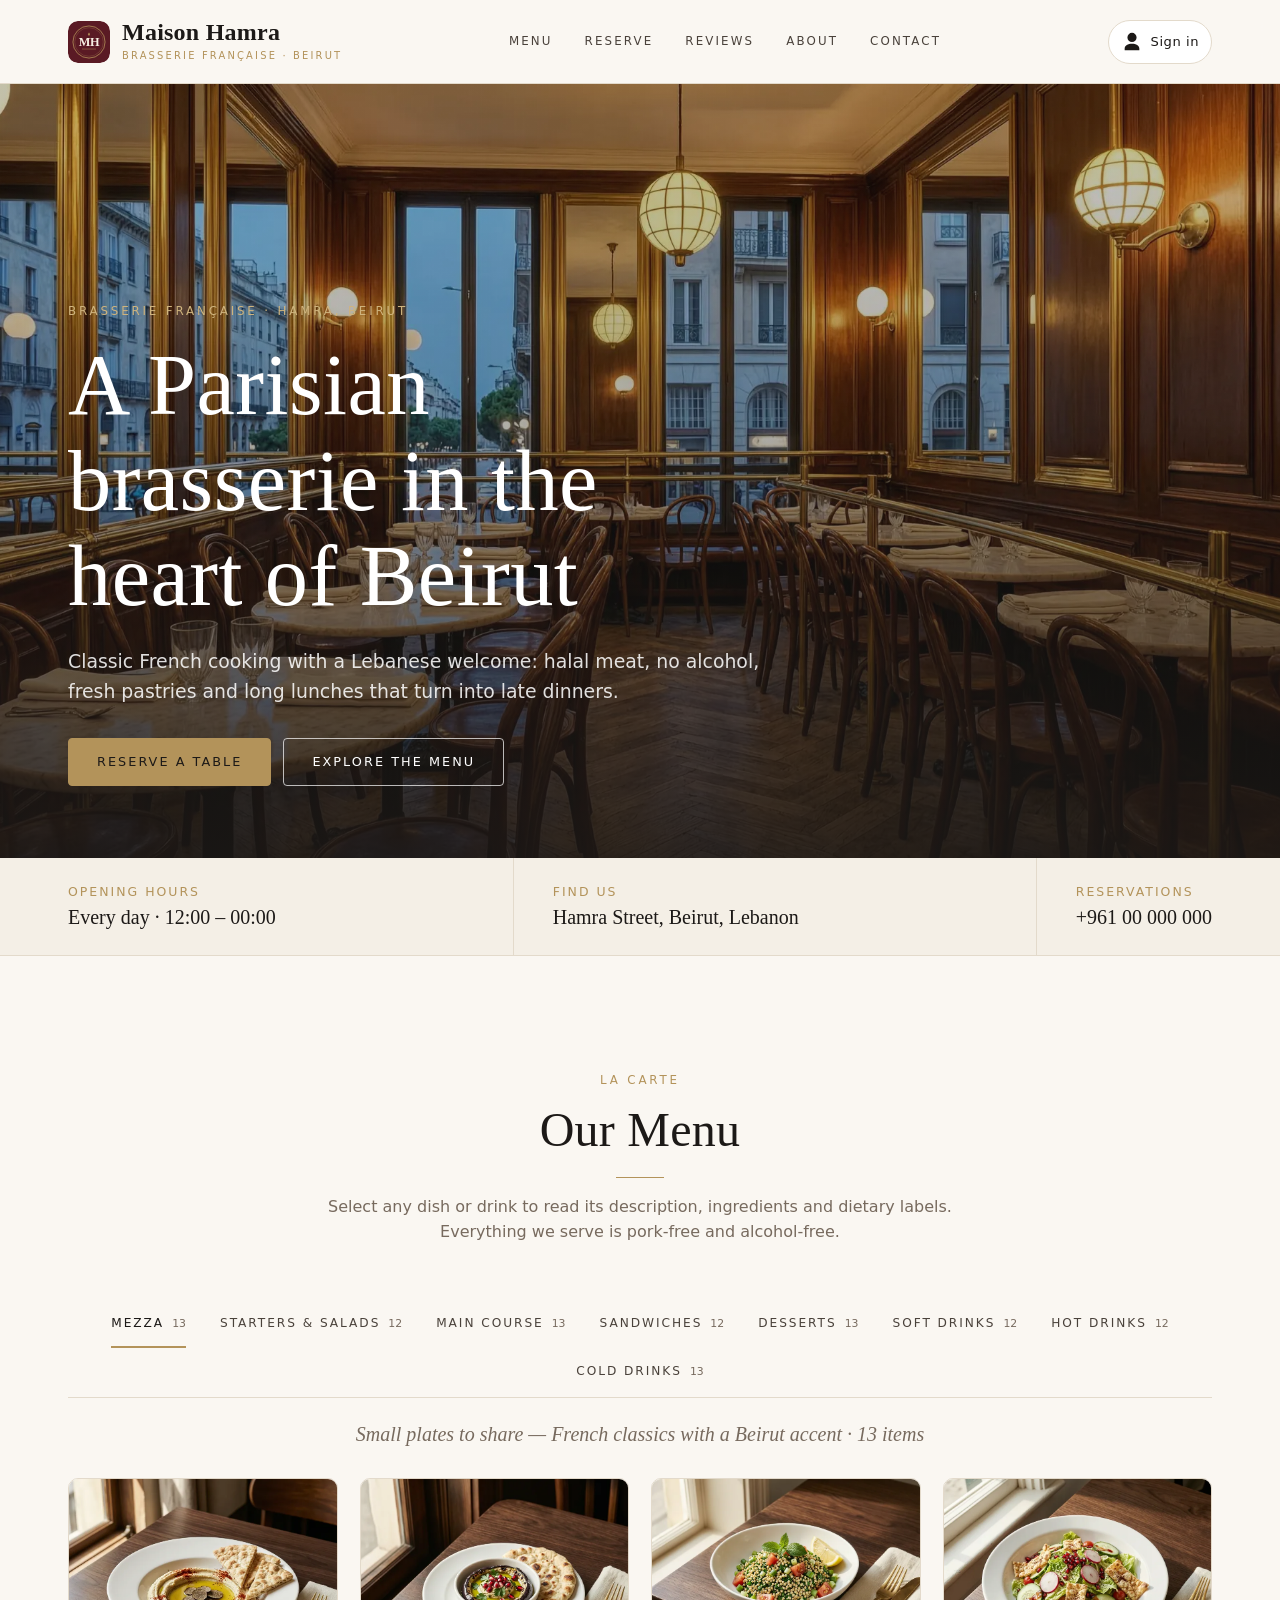
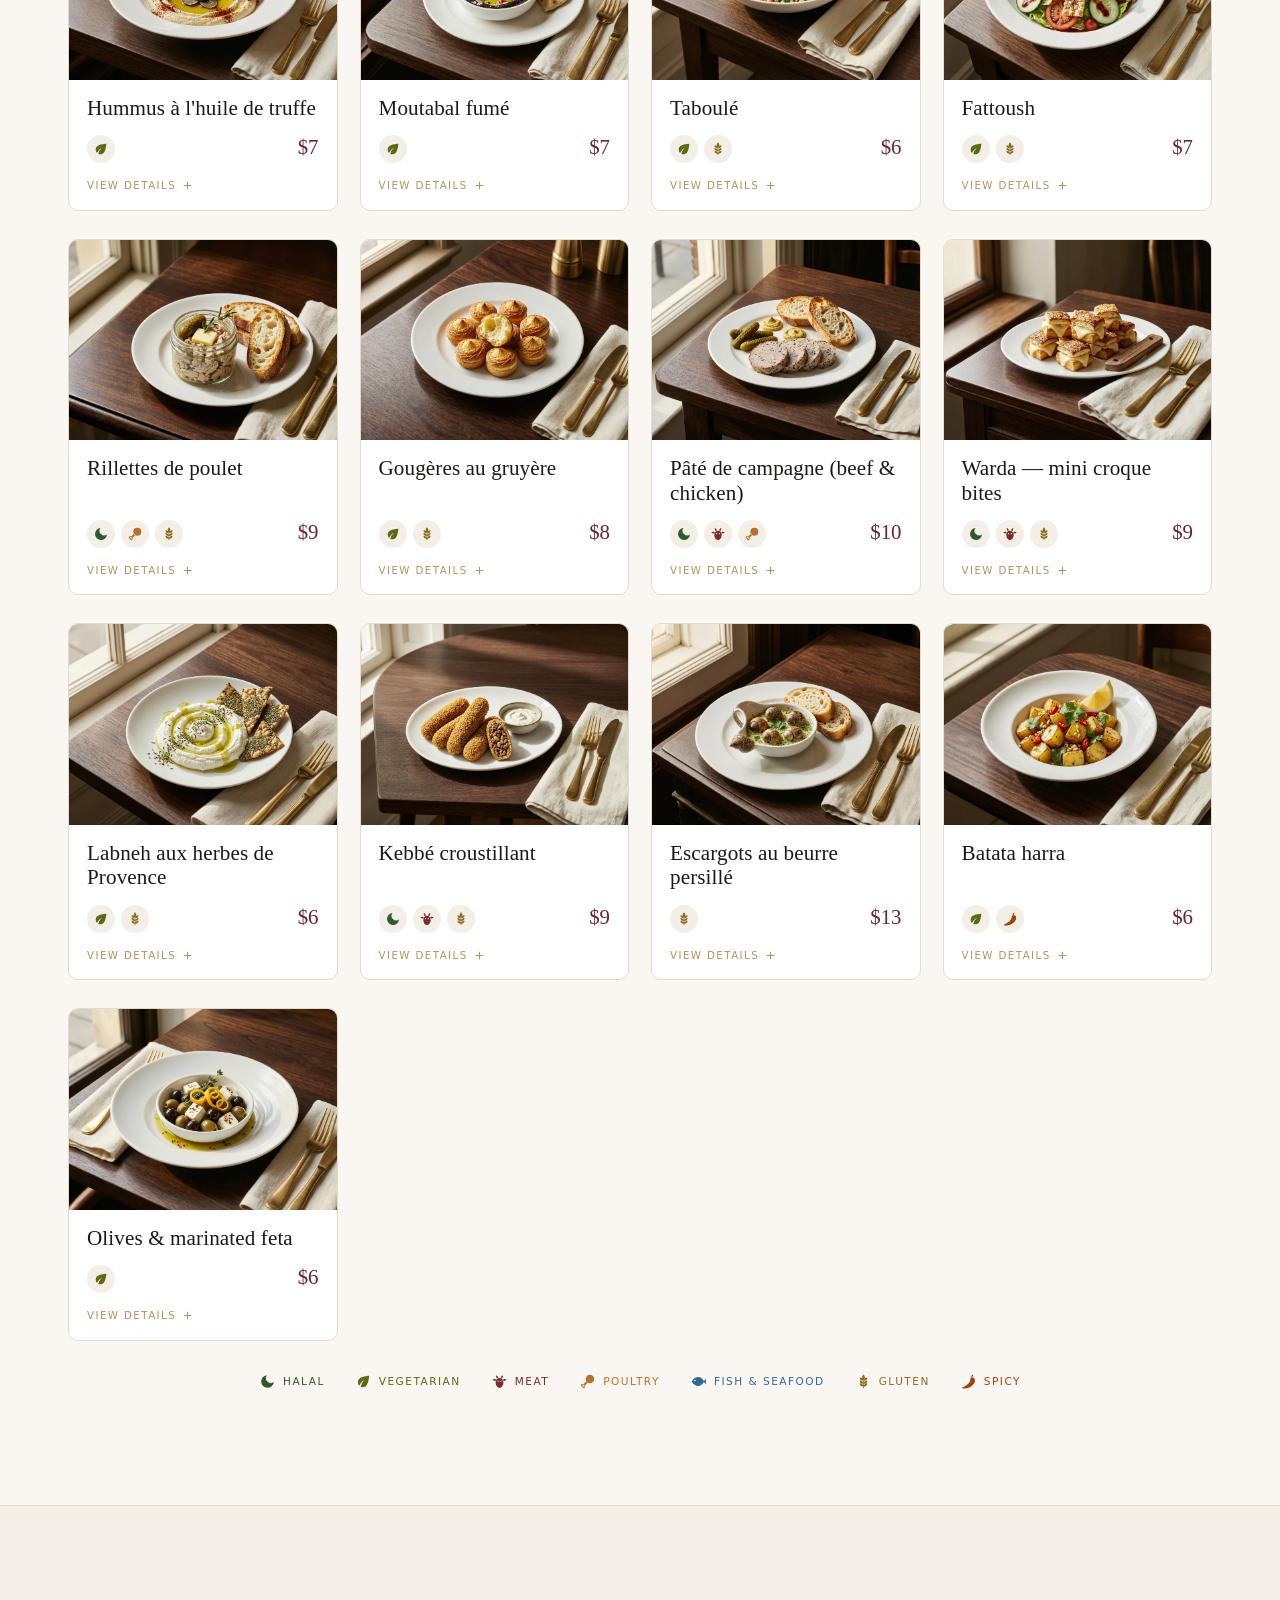
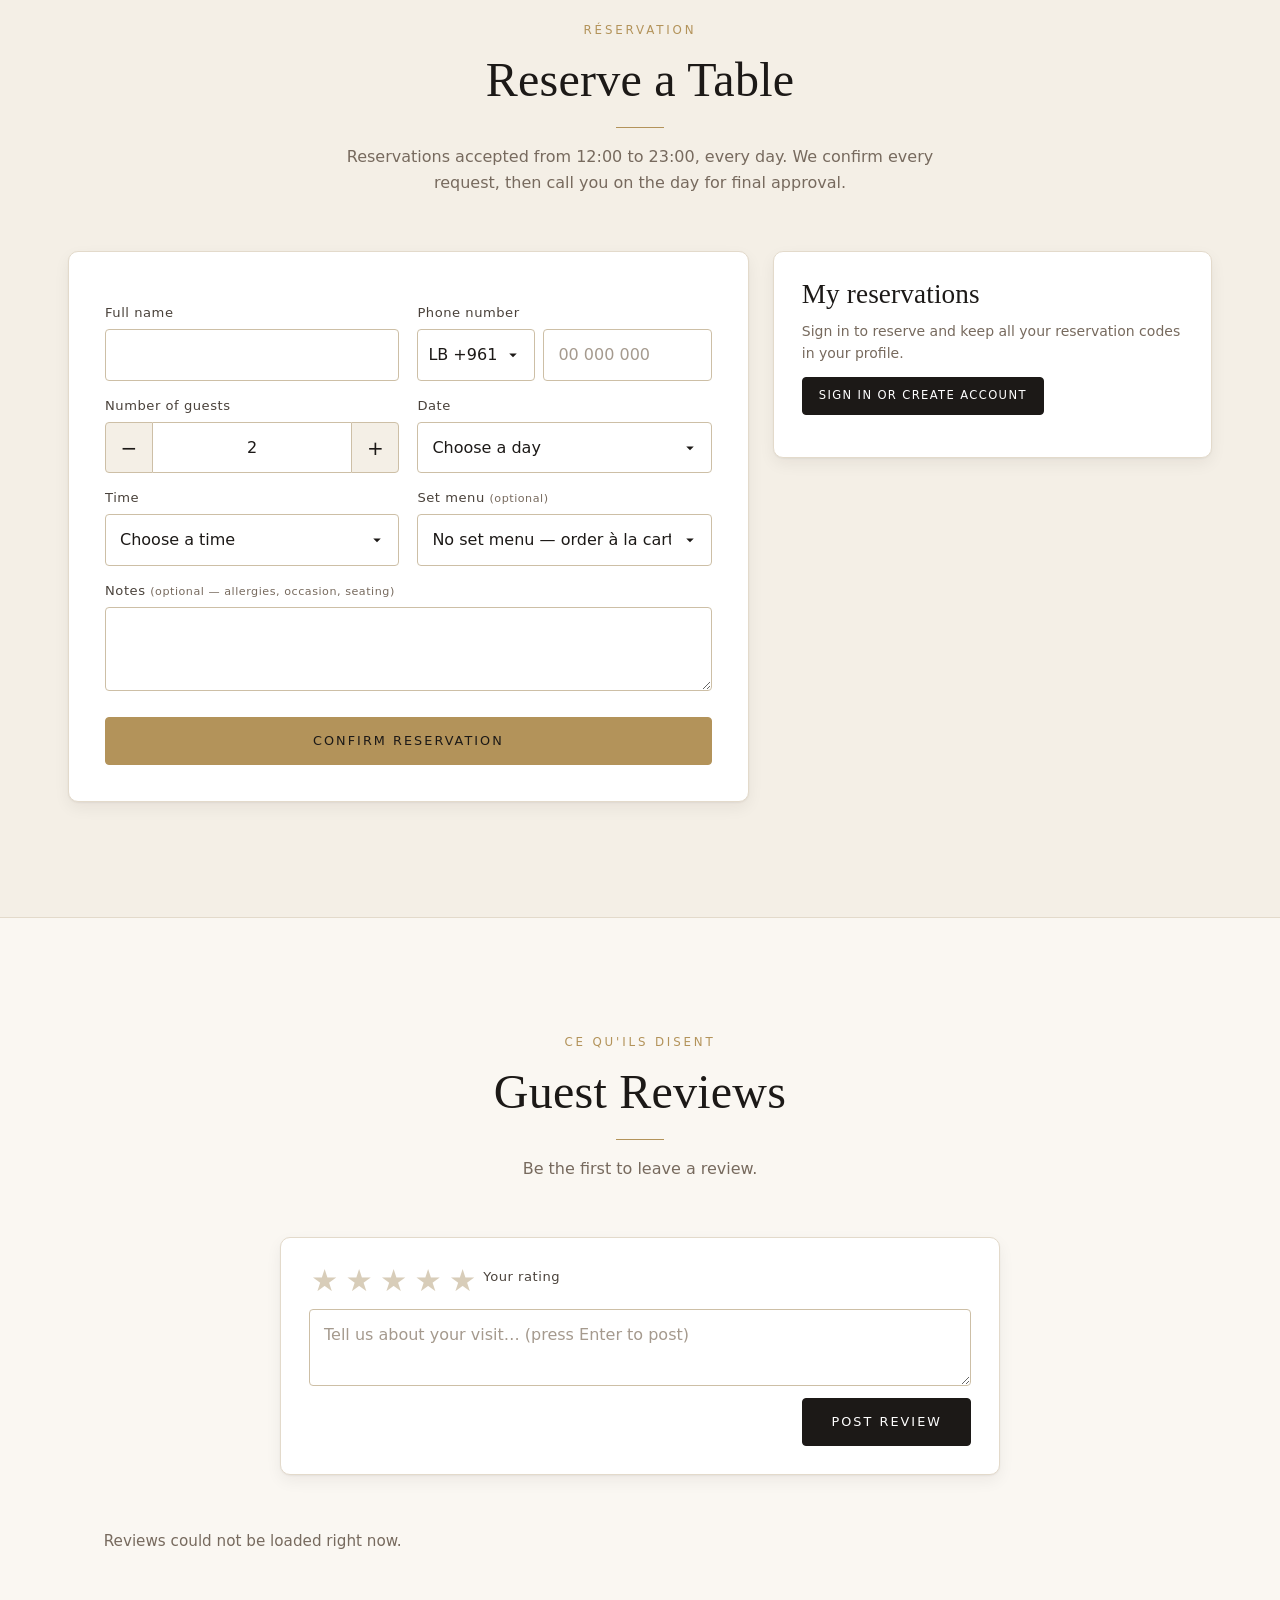
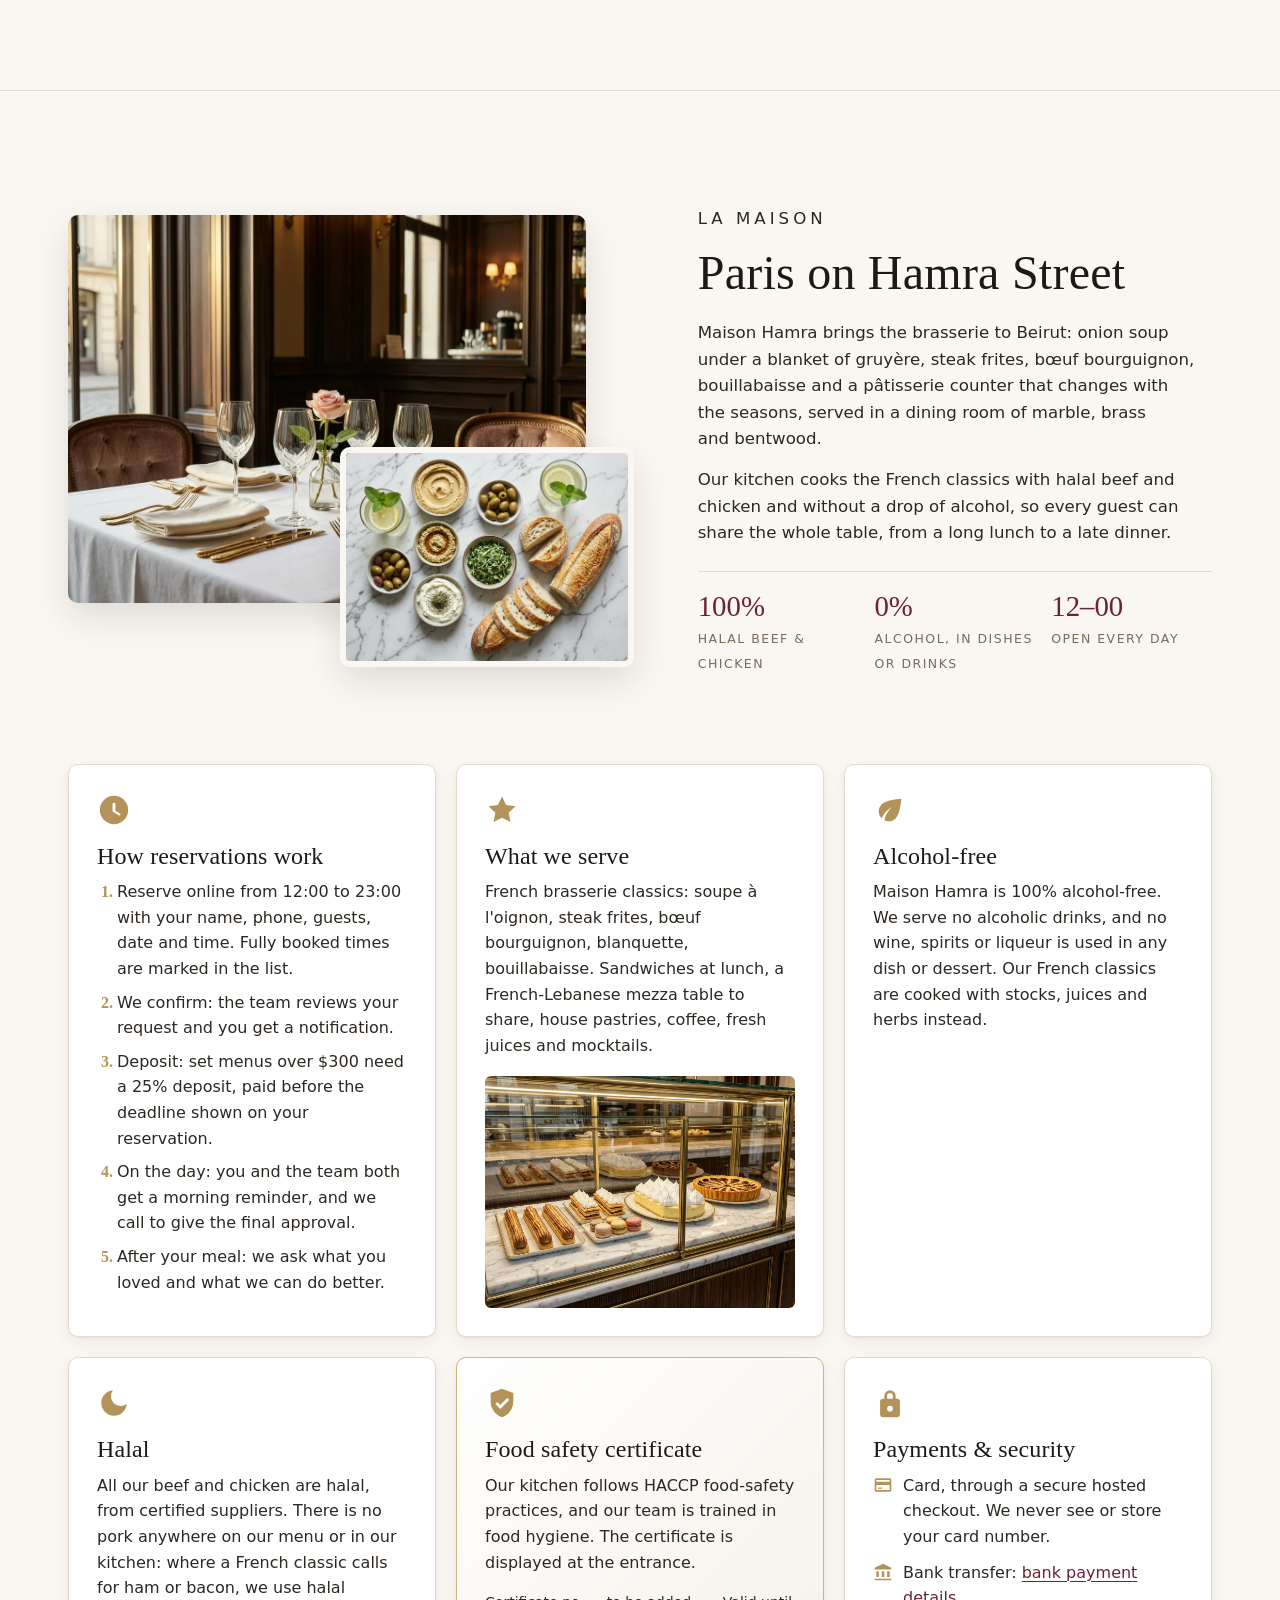
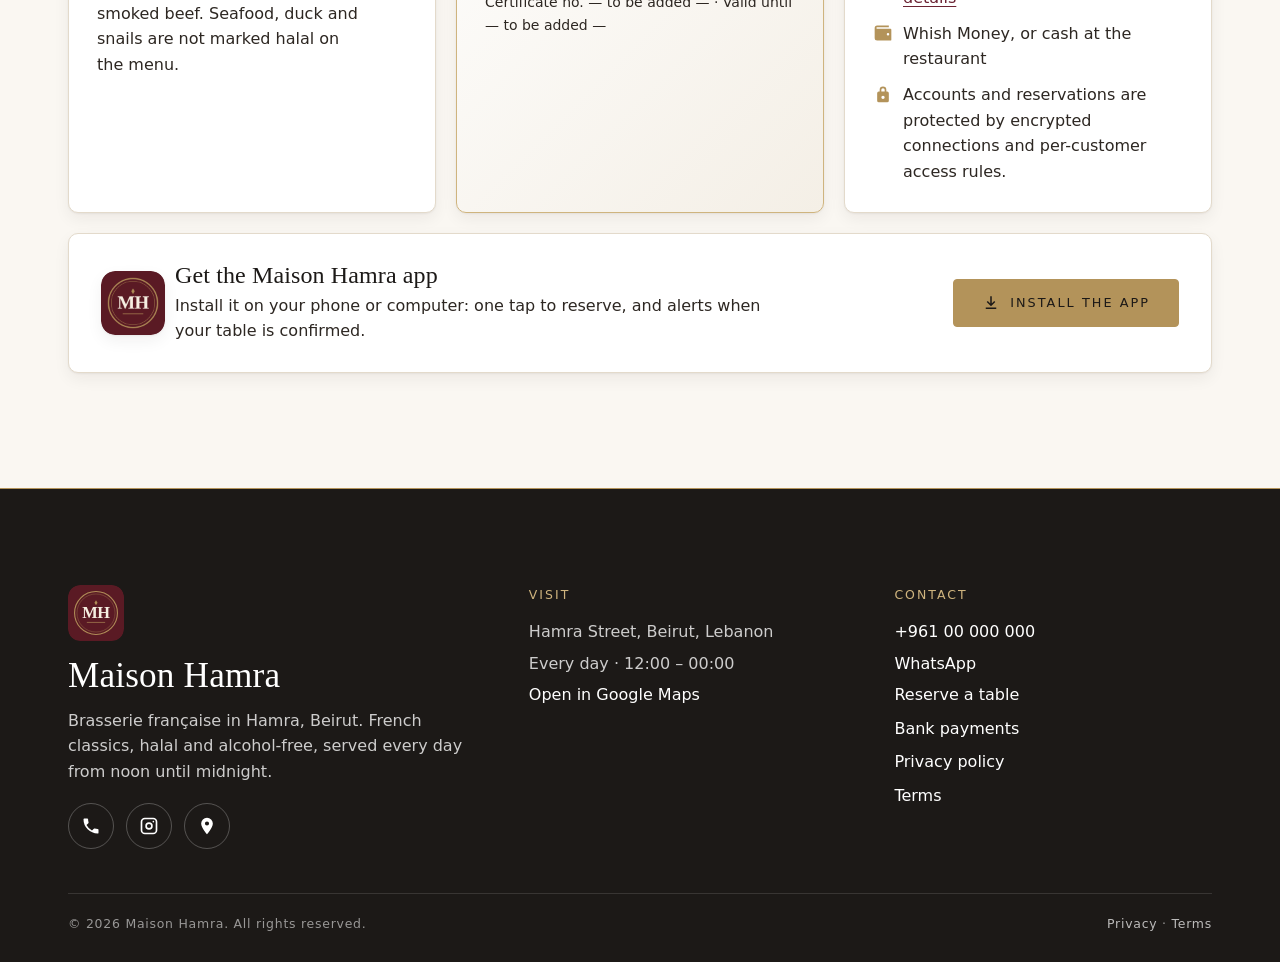
<file: index.html>
<!DOCTYPE html>
<html lang="en">
<head>
<meta charset="utf-8">
<meta name="viewport" content="width=device-width, initial-scale=1, viewport-fit=cover">
<meta http-equiv="Content-Security-Policy" content="default-src 'self'; script-src 'self'; style-src 'self' 'unsafe-inline' https://fonts.googleapis.com; font-src https://fonts.gstatic.com; img-src 'self' data: blob: https://efwqkllaultepxprwert.supabase.co; connect-src 'self' https://efwqkllaultepxprwert.supabase.co wss://efwqkllaultepxprwert.supabase.co; base-uri 'self'; form-action 'self'">
<meta name="referrer" content="strict-origin-when-cross-origin">
<title>Maison Hamra — Brasserie française, Beirut</title>
<meta name="description" content="A Parisian brasserie in the heart of Hamra, Beirut. Halal, alcohol-free French classics, house pastries and a warm welcome. Browse the menu and reserve your table.">
<meta property="og:type" content="website">
<meta property="og:title" content="Maison Hamra — Brasserie française, Beirut">
<meta property="og:description" content="French brasserie classics in Hamra, Beirut. Browse the menu, read reviews and reserve your table.">
<meta property="og:image" content="https://abbassakar365.github.io/Maison-restaurant-/images/site/og.jpg">
<meta property="og:url" content="https://abbassakar365.github.io/Maison-restaurant-/">
<meta name="twitter:card" content="summary_large_image">
<meta name="theme-color" content="#faf7f2">
<link rel="icon" href="icons/icon.svg" type="image/svg+xml">
<link rel="apple-touch-icon" href="icons/apple-touch-icon.png">
<link rel="manifest" href="manifest.webmanifest">
<link rel="preconnect" href="https://fonts.googleapis.com">
<link rel="preconnect" href="https://fonts.gstatic.com" crossorigin>
<link rel="stylesheet" href="https://fonts.googleapis.com/css2?family=Cormorant+Garamond:ital,wght@0,500;0,600;1,500&family=Jost:wght@300;400;500&display=swap">
<link rel="stylesheet" href="css/core.css">
<link rel="stylesheet" href="css/site.css">
<link rel="preload" as="image" href="images/site/hero.webp" fetchpriority="high">
</head>
<body>
<a class="skip" href="#menu">Skip to the menu</a>

<header class="top" id="top">
  <div class="top-row">
    <a class="brand" href="#hero" aria-label="Maison Hamra — home">
      <img src="icons/icon.svg" alt="" width="42" height="42">
      <span><b>Maison Hamra</b><small>Brasserie française · Beirut</small></span>
    </a>
    <div class="tools">
      <div class="bell-wrap" hidden>
        <button id="bell" class="icon-btn" type="button" aria-label="Notifications" aria-haspopup="true" aria-expanded="false" aria-controls="notif-panel">
          <i data-icon="bell"></i><span id="badge" class="badge" hidden>0</span>
        </button>
        <div id="notif-panel" class="panel" hidden>
          <div class="panel-head"><strong>Notifications</strong><button id="read-all" type="button" class="link">Mark all read</button></div>
          <button id="alerts-btn" type="button" class="btn small gold" hidden>Turn on phone alerts &amp; sound</button>
          <ul id="notif-list" class="notif-list"></ul>
        </div>
      </div>
      <button id="account" class="icon-btn acct" type="button" aria-label="Sign in"><i data-icon="user"></i><span id="account-label">Sign in</span></button>
    </div>
  </div>
  <nav class="nav" aria-label="Sections">
    <a href="#menu" data-sec="menu">Menu</a>
    <a href="#reserve" data-sec="reserve">Reserve</a>
    <a href="#reviews" data-sec="reviews">Reviews</a>
    <a href="#about" data-sec="about">About</a>
    <a href="#contact" data-sec="contact">Contact</a>
  </nav>
</header>

<main>
  <section class="hero" id="hero" aria-label="Welcome">
    <div class="hero-media"><img src="images/site/hero.webp" alt="" width="1920" height="1080" fetchpriority="high"></div>
    <div class="wrap">
      <p class="eyebrow">Brasserie française · Hamra, Beirut</p>
      <h1>A Parisian brasserie in the heart of Beirut</h1>
      <p class="lede">Classic French cooking with a Lebanese welcome: halal meat, no alcohol, fresh pastries and long lunches that turn into late dinners.</p>
      <div class="hero-cta"><a class="btn gold" href="#reserve">Reserve a table</a><a class="btn ghost" href="#menu">Explore the menu</a></div>
    </div>
  </section>
  <div class="infobar" aria-label="Opening hours, address and phone">
    <div class="wrap">
      <div><h4>Opening hours</h4><p data-cfg="hours"></p></div>
      <div><h4>Find us</h4><p><a data-map href="#" target="_blank" rel="noopener noreferrer" data-cfg="address"></a></p></div>
      <div><h4>Reservations</h4><p><a data-tel href="#" data-cfg="phone"></a></p></div>
    </div>
  </div>

  <!-- Menu -->
  <section id="menu" class="sec">
    <div class="wrap">
      <header class="sec-head"><p class="eyebrow">La carte</p><h2>Our Menu</h2>
        <p class="hint">Select any dish or drink to read its description, ingredients and dietary labels. Everything we serve is pork-free and alcohol-free.</p></header>
      <div class="cats" id="cats" role="tablist" aria-label="Menu categories"></div>
      <p class="cat-note" id="cat-note"></p>
      <div class="dishes" id="dishes" role="tabpanel"></div>
      <p class="legend" aria-label="Dietary labels">
        <span class="tag tag-h"><i data-icon="halal"></i>Halal</span>
        <span class="tag tag-v"><i data-icon="leaf"></i>Vegetarian</span>
        <span class="tag tag-m"><i data-icon="cow"></i>Meat</span>
        <span class="tag tag-c"><i data-icon="drumstick"></i>Poultry</span>
        <span class="tag tag-f"><i data-icon="fish"></i>Fish &amp; seafood</span>
        <span class="tag tag-g"><i data-icon="wheat"></i>Gluten</span>
        <span class="tag tag-s"><i data-icon="chili"></i>Spicy</span>
      </p>

    </div>
  </section>

  <!-- Reservation -->
  <section id="reserve" class="sec alt">
    <div class="wrap">
      <header class="sec-head"><p class="eyebrow">Réservation</p><h2>Reserve a Table</h2><p class="hint">Reservations accepted from <b data-rule="hours">12:00 to 23:00</b>, every day. We confirm every request, then call you on the day for final approval.</p></header>
      <div class="reserve-grid">
        <form id="res-form" class="card res-form" novalidate>
          <div class="grid2">
            <div><label for="r-name">Full name</label><input id="r-name" autocomplete="name" maxlength="80" required><small class="field-err" id="re-name"></small></div>
            <div><label for="r-phone">Phone number</label>
              <div class="phone-row"><select id="r-cc" class="cc" aria-label="Country code"></select><input id="r-phone" type="tel" inputmode="tel" autocomplete="tel-national" placeholder="00 000 000" maxlength="16" required></div>
              <small class="field-err" id="re-phone"></small></div>
            <div><label for="r-guests">Number of guests</label>
              <div class="stepper"><button type="button" id="g-minus" aria-label="Fewer guests">−</button><input id="r-guests" type="number" min="1" max="30" value="2" inputmode="numeric"><button type="button" id="g-plus" aria-label="More guests">+</button></div>
              <small class="field-err" id="re-guests"></small></div>
            <div><label for="r-date">Date</label><select id="r-date" required></select><small class="field-err" id="re-date"></small></div>
            <div><label for="r-time">Time</label><select id="r-time" required></select><small class="field-err" id="re-time"></small></div>
            <div><label for="r-menu">Set menu <span class="opt">(optional)</span></label><select id="r-menu"><option value="">No set menu — order à la carte</option></select><small class="muted small" id="menu-courses"></small></div>
          </div>
          <label for="r-notes">Notes <span class="opt">(optional — allergies, occasion, seating)</span></label>
          <textarea id="r-notes" rows="2" maxlength="500"></textarea>

          <div class="summary" id="summary" hidden>
            <div><span>Set menu total</span><b id="sum-total">$0</b></div>
            <div class="deposit-line" id="deposit-line" hidden><span>Deposit to secure the table (<span data-rule="percent">25%</span>)</span><b id="sum-deposit">$0</b></div>
            <p class="small" id="deposit-note" hidden>Set menus <span data-rule="deposit">over $300 need a 25% deposit</span>. After you confirm, use <b>Pay deposit</b> to pay by card, bank transfer or Whish. Unpaid deposits cancel automatically at the deadline.</p>
          </div>

          <button class="btn gold wide" id="res-go" type="submit">Confirm reservation</button>
          <p class="form-msg" id="res-msg" role="status"></p>
        </form>

        <aside class="card mine" id="mine-box">
          <h3>My reservations</h3>
          <p class="small muted" id="mine-signed-out">Sign in to reserve and keep all your reservation codes in your profile.</p>
          <button class="btn small" id="mine-signin" type="button">Sign in or create account</button>
          <ul class="res-list" id="mine-list"></ul>
        </aside>
      </div>
    </div>
  </section>

  <!-- Reviews -->
  <section id="reviews" class="sec reviews">
    <div class="wrap">
      <header class="sec-head"><p class="eyebrow">Ce qu'ils disent</p><h2>Guest Reviews</h2><p class="hint" id="avg">Be the first to leave a review.</p></header>
      <form id="review-form" class="card review-form" novalidate>
        <fieldset class="stars" id="stars"><legend>Your rating</legend></fieldset>
        <label for="review-text" class="sr">Your review</label>
        <textarea id="review-text" rows="2" maxlength="600" placeholder="Tell us about your visit… (press Enter to post)"></textarea>
        <div class="row-end"><span class="form-msg" id="review-msg"></span><button class="btn" type="submit">Post review</button></div>
      </form>
      <ul class="review-list" id="review-list"></ul>
    </div>
  </section>

  <!-- About -->
  <section id="about" class="sec">
    <div class="wrap">
      <div class="story">
        <div class="story-media">
          <img class="m1" src="images/site/about-table.webp" alt="A table set by the window at Maison Hamra" width="1200" height="900" loading="lazy">
          <img class="m2" src="images/site/about-mezza.webp" alt="A French-Lebanese mezza spread" width="800" height="600" loading="lazy">
        </div>
        <div class="story-text">
          <p class="eyebrow">La maison</p>
          <h2>Paris on Hamra Street</h2>
          <p>Maison Hamra brings the brasserie to Beirut: onion soup under a blanket of gruyère, steak frites, bœuf bourguignon, bouillabaisse and a pâtisserie counter that changes with the seasons, served in a dining room of marble, brass and bentwood.</p>
          <p>Our kitchen cooks the French classics with halal beef and chicken and without a drop of alcohol, so every guest can share the whole table, from a long lunch to a late dinner.</p>
          <ul class="story-facts">
            <li><b>100%</b><span>Halal beef &amp; chicken</span></li>
            <li><b>0%</b><span>Alcohol, in dishes or drinks</span></li>
            <li><b>12–00</b><span>Open every day</span></li>
          </ul>
        </div>
      </div>

      <div class="about-grid">
        <article class="card">
          <i data-icon="clock" class="ico big"></i>
          <h3>How reservations work</h3>
          <ol class="steps">
            <li><b>Reserve</b> online from <span data-rule="hours">12:00 to 23:00</span> with your name, phone, guests, date and time. Fully booked times are marked in the list.</li>
            <li><b>We confirm</b>: the team reviews your request and you get a notification.</li>
            <li><b>Deposit</b>: set menus <span data-rule="deposit">over $300 need a 25% deposit</span>, paid before the deadline shown on your reservation.</li>
            <li><b>On the day</b>: you and the team both get a morning reminder, and we call to give the final approval.</li>
            <li><b>After your meal</b>: we ask what you loved and what we can do better.</li>
          </ol>
        </article>
        <article class="card">
          <i data-icon="star" class="ico big"></i>
          <h3>What we serve</h3>
          <p>French brasserie classics: soupe à l'oignon, steak frites, bœuf bourguignon, blanquette, bouillabaisse. Sandwiches at lunch, a French-Lebanese mezza table to share, house pastries, coffee, fresh juices and mocktails.</p>
          <img src="images/site/about-pastry.webp" alt="The pastry counter" width="800" height="600" loading="lazy" style="border-radius: 6px; margin-top: 8px">
        </article>
        <article class="card">
          <i data-icon="leaf" class="ico big"></i>
          <h3>Alcohol-free</h3>
          <p>Maison Hamra is <b>100% alcohol-free</b>. We serve no alcoholic drinks, and no wine, spirits or liqueur is used in any dish or dessert. Our French classics are cooked with stocks, juices and herbs instead.</p>
        </article>
        <article class="card">
          <i data-icon="halal" class="ico big"></i>
          <h3>Halal</h3>
          <p>All our <b>beef and chicken are halal</b>, from certified suppliers. There is <b>no pork</b> anywhere on our menu or in our kitchen: where a French classic calls for ham or bacon, we use halal smoked beef. Seafood, duck and snails are not marked halal on the menu.</p>
        </article>
        <article class="card cert">
          <i data-icon="shield" class="ico big"></i>
          <h3>Food safety certificate</h3>
          <p>Our kitchen follows HACCP food-safety practices, and our team is trained in food hygiene. The certificate is displayed at the entrance.</p>
          <p class="small muted">Certificate no. <b>— to be added —</b> · Valid until <b>— to be added —</b></p>
        </article>
        <article class="card">
          <i data-icon="lock" class="ico big"></i>
          <h3>Payments &amp; security</h3>
          <ul class="pay-list">
            <li><i data-icon="card"></i><span>Card, through a secure hosted checkout. We never see or store your card number.</span></li>
            <li><i data-icon="bank"></i><span>Bank transfer: <a href="pay.html#bank">bank payment details</a></span></li>
            <li><i data-icon="wallet"></i><span>Whish Money, or cash at the restaurant</span></li>
            <li><i data-icon="lock"></i><span>Accounts and reservations are protected by encrypted connections and per-customer access rules.</span></li>
          </ul>
        </article>
        <article class="card install-card">
          <img src="icons/icon-192.png" alt="" width="64" height="64">
          <div class="install-text">
            <h3>Get the Maison Hamra app</h3>
            <p>Install it on your phone or computer: one tap to reserve, and alerts when your table is confirmed.</p>
          </div>
          <button type="button" class="btn gold install-btn" data-install><i data-icon="download"></i><span>Install the app</span></button>
          <p class="small install-help" hidden></p>
        </article>
      </div>
    </div>
  </section>
</main>

<footer id="contact" class="foot">
  <div class="wrap">
    <div class="foot-grid">
      <div class="foot-brand">
        <img src="icons/icon.svg" alt="" width="56" height="56">
        <h2>Maison Hamra</h2>
        <p>Brasserie française in Hamra, Beirut. French classics, halal and alcohol-free, served every day from noon until midnight.</p>
        <div class="socials">
          <a data-tel href="#" class="soc" aria-label="Call us"><i data-icon="phone"></i></a>
          <span id="f-insta" class="soc" role="img" aria-label="Instagram (coming soon)"><i data-icon="instagram"></i></span>
          <a data-map href="#" class="soc" target="_blank" rel="noopener noreferrer" aria-label="Location on Google Maps"><i data-icon="pin"></i></a>
        </div>
      </div>
      <div>
        <h4>Visit</h4>
        <p data-cfg="address"></p>
        <p data-cfg="hours"></p>
        <p><a data-map href="#" target="_blank" rel="noopener noreferrer">Open in Google Maps</a></p>
      </div>
      <div>
        <h4>Contact</h4>
        <p><a data-tel href="#" data-cfg="phone"></a></p>
        <p><a data-whatsapp href="#" target="_blank" rel="noopener noreferrer">WhatsApp</a></p>
        <ul class="foot-links">
          <li><a href="#reserve">Reserve a table</a></li>
          <li><a href="pay.html#bank">Bank payments</a></li>
          <li><a href="privacy.html">Privacy policy</a></li>
          <li><a href="terms.html">Terms</a></li>
        </ul>
      </div>
    </div>
    <div class="foot-bottom">
      <span>© <span id="year"></span> Maison Hamra. All rights reserved.</span>
      <span><a href="privacy.html">Privacy</a> · <a href="terms.html">Terms</a></span>
    </div>
  </div>
</footer>

<div id="toasts" class="toasts" aria-live="polite"></div>

<!-- dish details -->
<dialog id="dish-dlg" class="dlg wide dish-dlg" aria-labelledby="dd-name">
  <div>
    <button type="button" class="dlg-x" data-close aria-label="Close"><i data-icon="close"></i></button>
    <figure class="dd-photo" id="dd-photo"></figure>
    <div class="dd-body">
      <p class="eyebrow" id="dd-cat"></p>
      <div class="dd-head"><h2 id="dd-name"></h2><b class="price" id="dd-price"></b></div>
      <p class="dd-desc" id="dd-desc"></p>
      <ul class="dd-tags" id="dd-tags" aria-label="Dietary labels"></ul>
      <h3>Ingredients</h3>
      <ul class="dd-ingr" id="dd-ingr"></ul>
      <h3>Good to know</h3>
      <p class="dd-note">Everything we serve is pork-free and alcohol-free, and all our meat is halal. Tell us about allergies or preferences in your reservation notes, or ask our team.</p>
    </div>
  </div>
</dialog>

<!-- sign in / sign up -->
<dialog id="auth-dlg" class="dlg" aria-labelledby="auth-title">
  <form id="auth-form" novalidate>
    <button type="button" class="dlg-x" id="auth-close" aria-label="Close"><i data-icon="close"></i></button>
    <img src="icons/icon.svg" alt="" width="54" height="54" class="dlg-logo">
    <h2 id="auth-title">Welcome back</h2>
    <div class="tabs" id="auth-tabs" role="tablist">
      <button type="button" role="tab" data-mode="in">Sign in</button>
      <button type="button" role="tab" data-mode="up">Create account</button>
    </div>
    <div class="only-up" hidden>
      <label for="a-name">Full name</label><input id="a-name" autocomplete="name" maxlength="80"><small class="field-err" id="e-name"></small>
      <label for="a-phone">Phone number</label>
      <div class="phone-row"><select id="a-cc" class="cc" aria-label="Country code"></select><input id="a-phone" type="tel" inputmode="tel" autocomplete="tel-national" maxlength="16"></div>
      <small class="field-err" id="e-phone"></small>
    </div>
    <div id="a-email-row"><label for="a-email">Email</label><input id="a-email" type="email" autocomplete="username" autocapitalize="none" spellcheck="false" maxlength="120"><small class="field-err" id="e-email"></small></div>
    <div id="a-pass-row"><label for="a-pass" id="a-pass-label">Password</label>
      <div class="pass-row"><input id="a-pass" type="password" autocomplete="current-password" maxlength="72"><button type="button" class="link" id="a-eye">Show</button></div>
      <small class="field-err" id="e-pass"></small></div>
    <button type="button" class="link right" id="a-forgot">Forgot password?</button>
    <p class="small muted only-up consent" hidden>By creating an account you agree to our <a href="terms.html" target="_blank" rel="noopener">Terms</a> and <a href="privacy.html" target="_blank" rel="noopener">Privacy policy</a>.</p>
    <button class="btn wide" id="auth-go" type="submit">Sign in</button>
    <p class="form-msg" id="auth-msg" role="status"></p>
  </form>
</dialog>

<!-- profile -->
<dialog id="acct-dlg" class="dlg" aria-labelledby="acct-title">
  <div>
    <button type="button" class="dlg-x" data-close aria-label="Close"><i data-icon="close"></i></button>
    <h2 id="acct-title">My profile</h2>
    <dl class="profile" id="profile"></dl>
    <h3>My reservation codes</h3>
    <ul class="res-list" id="acct-list"></ul>
    <button type="button" class="btn outline wide" id="sign-out">Sign out</button>
  </div>
</dialog>

<!-- cancel -->
<dialog id="cancel-dlg" class="dlg" aria-labelledby="cancel-title">
  <form id="cancel-form" novalidate>
    <button type="button" class="dlg-x" data-close aria-label="Close"><i data-icon="close"></i></button>
    <h2 id="cancel-title">Cancel reservation?</h2>
    <p id="cancel-what"></p>
    <label for="cancel-reason">Reason <span class="opt">(optional)</span></label>
    <textarea id="cancel-reason" rows="2" maxlength="300"></textarea>
    <div class="row-end"><button type="button" class="btn outline" data-close>Keep it</button><button class="btn danger" type="submit">Cancel reservation</button></div>
    <p class="form-msg" id="cancel-msg"></p>
  </form>
</dialog>

<!-- after-visit feedback -->
<dialog id="fb-dlg" class="dlg wide" aria-labelledby="fb-title">
  <form id="fb-form" novalidate>
    <button type="button" class="dlg-x" data-close aria-label="Close"><i data-icon="close"></i></button>
    <h2 id="fb-title">How was your visit?</h2>
    <p class="small muted" id="fb-what"></p>
    <fieldset class="stars" id="fb-stars"><legend>Overall rating</legend></fieldset>
    <label for="fb-loved">What did you love?</label><textarea id="fb-loved" rows="2" maxlength="800"></textarea>
    <p class="eyebrow" style="margin-top: 18px">Was there anything you didn't like about…</p>
    <label for="fb-service">The service</label><textarea id="fb-service" rows="2" maxlength="800"></textarea>
    <label for="fb-food">The food &amp; beverages</label><textarea id="fb-food" rows="2" maxlength="800"></textarea>
    <label for="fb-place">The place</label><textarea id="fb-place" rows="2" maxlength="800"></textarea>
    <label for="fb-other">Anything else</label><textarea id="fb-other" rows="2" maxlength="800"></textarea>
    <button class="btn gold wide" type="submit">Send feedback</button>
    <p class="form-msg" id="fb-msg"></p>
  </form>
</dialog>

<script src="js/vendor/supabase.js"></script>
<script type="module" src="js/pages/home.js"></script>
</body>
</html>
</file>
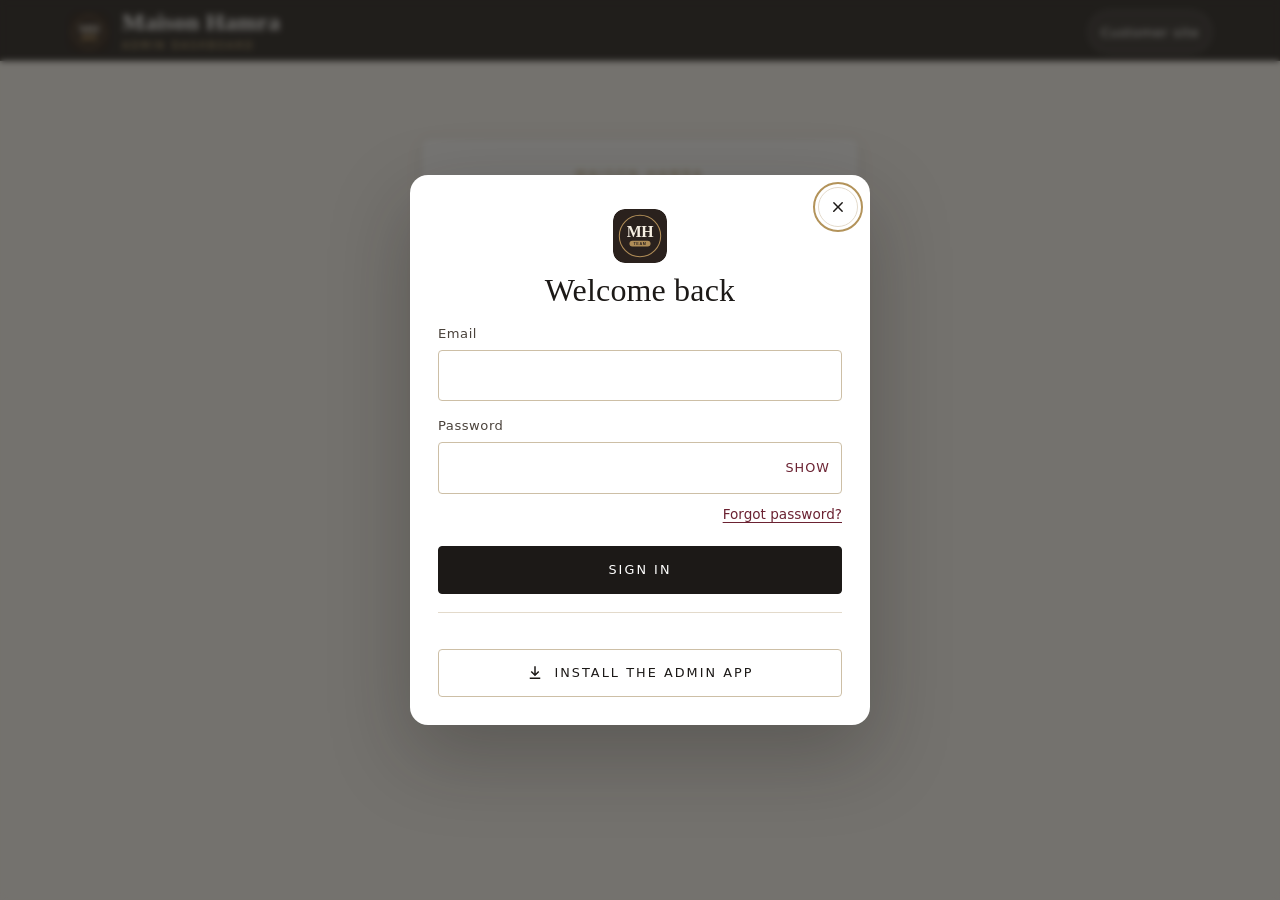
<file: admin/index.html>
<!DOCTYPE html>
<html lang="en" data-app="team">
<head>
<meta charset="utf-8">
<meta name="viewport" content="width=device-width, initial-scale=1, viewport-fit=cover">
<meta http-equiv="Content-Security-Policy" content="default-src 'self'; script-src 'self'; style-src 'self' 'unsafe-inline' https://fonts.googleapis.com; font-src https://fonts.gstatic.com; img-src 'self' data: blob: https://efwqkllaultepxprwert.supabase.co; connect-src 'self' https://efwqkllaultepxprwert.supabase.co wss://efwqkllaultepxprwert.supabase.co; base-uri 'self'; form-action 'self'">
<meta name="robots" content="noindex, nofollow">
<meta name="referrer" content="no-referrer">
<title>Maison Hamra Admin</title>
<meta name="theme-color" content="#1c1917">
<link rel="icon" href="../icons/admin.svg" type="image/svg+xml">
<link rel="apple-touch-icon" href="../icons/admin-touch.png">
<link rel="manifest" href="manifest.webmanifest">
<meta name="mobile-web-app-capable" content="yes">
<meta name="apple-mobile-web-app-capable" content="yes">
<meta name="apple-mobile-web-app-title" content="MH Admin">
<meta name="apple-mobile-web-app-status-bar-style" content="black">
<link rel="preconnect" href="https://fonts.googleapis.com">
<link rel="preconnect" href="https://fonts.gstatic.com" crossorigin>
<link rel="stylesheet" href="https://fonts.googleapis.com/css2?family=Cormorant+Garamond:ital,wght@0,500;0,600;1,500&family=Jost:wght@300;400;500&display=swap">
<link rel="stylesheet" href="../css/core.css">
<link rel="stylesheet" href="../css/admin.css">
</head>
<body class="team">
<header class="top dark">
  <div class="top-row">
    <a class="brand" href="./"><img src="../icons/admin.svg" alt="" width="42" height="42"><span><b>Maison Hamra</b><small>Admin dashboard</small></span></a>
    <div class="tools">
      <div class="bell-wrap" hidden>
        <button id="bell" class="icon-btn" type="button" aria-label="Notifications" aria-haspopup="true" aria-expanded="false" aria-controls="notif-panel"><i data-icon="bell"></i><span id="badge" class="badge" hidden>0</span></button>
        <div id="notif-panel" class="panel" hidden>
          <div class="panel-head"><strong>Admin notifications</strong><button id="read-all" type="button" class="link">Mark all read</button></div>
          <button id="alerts-btn" type="button" class="btn small gold" hidden>Turn on alerts &amp; sound</button>
          <ul id="notif-list" class="notif-list"></ul>
        </div>
      </div>
      <a class="icon-btn site-link" href="../" target="_blank" rel="noopener">Customer site</a>
      <button id="team-out" class="icon-btn" type="button" hidden>Sign out</button>
    </div>
  </div>
  <nav class="nav" id="team-tabs" aria-label="Dashboard" hidden>
    <a href="#reservations" data-tab="reservations">Reservations</a>
    <a href="#notifications" data-tab="notifications">Notifications</a>
    <a href="#customers" data-tab="customers">Customers</a>
    <a href="#noshows" data-tab="noshows">No-show list</a>
    <a href="#feedback" data-tab="feedback">Feedback</a>
    <a href="#menu" data-tab="menu">Menu</a>
    <a href="#autopilot" data-tab="autopilot">Auto-pilot</a>
    <a href="#calls" data-tab="calls">Calls</a>
    <a href="#settings" data-tab="settings">Settings</a>
  </nav>
</header>

<main class="wrap team-main">
  <section id="gate" class="card gate">
    <p class="eyebrow">Maison Hamra</p>
    <h1>Admin sign in</h1>
    <p class="muted">This page is for Maison Hamra staff only.</p>
    <button class="btn wide" type="button" id="gate-signin">Sign in</button>
    <p class="form-msg err" id="gate-msg"></p>
    <div class="install-card gate-install">
      <button type="button" class="btn outline wide install-btn" data-install><i data-icon="download"></i><span>Install the admin app</span></button>
      <p class="small install-help" hidden></p>
    </div>
  </section>

  <section id="tab-reservations" class="tab" hidden>
    <div class="toolbar">
      <div class="chips" id="res-filter">
        <button type="button" data-f="today" aria-pressed="true">Today</button>
        <button type="button" data-f="upcoming">Upcoming</button>
        <button type="button" data-f="action">Needs action</button>
        <button type="button" data-f="cancelled">Cancelled</button>
        <button type="button" data-f="past">Past</button>
        <button type="button" data-f="all">All</button>
      </div>
      <input type="search" id="res-search" placeholder="Search name, phone or code" aria-label="Search reservations">
    </div>
    <p class="muted small" id="res-count"></p>
    <ul class="t-list" id="res-list"></ul>
  </section>

  <section id="tab-notifications" class="tab" hidden>
    <h2>Notifications</h2>
    <ul class="notif-list big" id="team-notifs"></ul>
  </section>

  <section id="tab-customers" class="tab" hidden>
    <h2>Customers</h2>
    <p class="lead small"><span class="flag orange">Orange</span> = 3 or more no-shows · <span class="flag red">Red</span> = 3 or more unpaid deposits. The numbers show how many times.</p>
    <input type="search" id="cust-search" placeholder="Search customers" aria-label="Search customers">
    <div class="table-wrap"><table class="t-table" id="cust-table">
      <thead><tr><th>Customer</th><th>Phone</th><th>Reservations</th><th>No-shows</th><th>Unpaid</th></tr></thead><tbody></tbody>
    </table></div>
  </section>

  <section id="tab-noshows" class="tab" hidden>
    <h2>No-show &amp; unpaid list</h2>
    <p class="lead small">Only the team can see this list.</p>
    <ul class="t-list" id="noshow-list"></ul>
  </section>

  <section id="tab-feedback" class="tab" hidden>
    <h2>Guest feedback</h2>
    <ul class="t-list" id="fb-list"></ul>
  </section>

  <section id="tab-menu" class="tab" hidden>
    <div class="menu-head">
      <h2>Menu editor</h2>
      <p class="lead small">Changes show on the customer site straight away. Untick “On the menu” to hide a dish without deleting it. Dishes without an uploaded photo use the built-in photo that matches their name.</p>
    </div>
    <div class="chips" id="me-cats" role="tablist" aria-label="Menu categories"></div>
    <div class="cat-edit card" id="me-cat-edit"></div>
    <div class="toolbar">
      <button type="button" class="btn small" id="me-add">+ Add a dish</button>
      <button type="button" class="btn small outline" id="me-add-cat">+ New category</button>
      <input type="search" id="me-search" placeholder="Search dishes" aria-label="Search dishes">
    </div>
    <ul class="me-list" id="me-list"></ul>
  </section>

  <section id="tab-autopilot" class="tab" hidden>
    <h2>Auto-pilot</h2>
    <p class="lead small">Rules that run by themselves, every time a booking or payment arrives and every 5 minutes. Everything they do is listed below and sent to the team as a notification.</p>
    <form class="card ap-switches" id="ap-form">
      <label class="switch"><input type="checkbox" id="ap-confirm"><span><b>Accept reservations</b><small>Confirms a booking straight away when a table is free, the deposit (if any) is paid, and the customer is not flagged orange or red. Flagged customers are left for you.</small></span></label>
      <label class="switch"><input type="checkbox" id="ap-deposits"><span><b>Check deposits</b><small>When the bank or payment provider reports a payment, it checks the reservation code, the payer's name and the amount. If all three match, the deposit is marked paid and the booking confirmed. Otherwise it asks you to check.</small></span></label>
      <label class="switch"><input type="checkbox" id="ap-full"><span><b>Handle full tables</b><small>When a time is fully booked, it declines the request and sends the customer the best and earliest free times. If pending bookings no longer fit (for example after you lower the table count), it releases the newest ones the same way.</small></span></label>
      <div class="row-end"><span class="form-msg" id="ap-msg"></span><button class="btn" type="submit">Save</button></div>
    </form>

    <div class="ap-grid">
      <form class="card" id="ap-test" novalidate>
        <h3>Test a payment</h3>
        <p class="small muted">Pretend the bank sent a payment, to see what the Auto-pilot does. Use a real reservation code with a deposit due.</p>
        <label for="t-code">Reservation code</label><input id="t-code" placeholder="MH-ABC123" maxlength="9" autocapitalize="characters">
        <label for="t-name">Payer's name</label><input id="t-name" maxlength="80">
        <label for="t-amount">Amount ($)</label><input id="t-amount" type="number" min="0" step="0.01">
        <button class="btn wide" type="submit">Send test payment</button>
        <p class="form-msg" id="t-msg"></p>
      </form>
      <div class="card">
        <h3>Bank connection</h3>
        <p class="small">Your bank or payment provider sends each payment to this address. The restaurant's developer gives them the signing key.</p>
        <p class="code-box" id="ap-url">https://efwqkllaultepxprwert.supabase.co/functions/v1/payment-webhook</p>
        <h3 class="sub-h3">Latest payments</h3>
        <ul class="ap-pay" id="ap-payments"></ul>
      </div>
    </div>

    <h3 class="sub-h">Activity</h3>
    <ul class="ap-log" id="ap-log"></ul>
  </section>

  <section id="tab-calls" class="tab" hidden>
    <h2>Phone calls</h2>
    <p class="lead small">The phone Auto-pilot answers the restaurant's number, books tables after the guest confirms the details, and puts the call through to the team phone when the guest asks for a person. Every call is listed below with what was said.</p>
    <form class="card ap-switches" id="ph-form" novalidate>
      <label class="switch"><input type="checkbox" id="ph-enabled"><span><b>Answer calls with the Auto-pilot</b><small>When this is off, every call rings the team phone straight away.</small></span></label>
      <div class="grid3">
        <div><label for="ph-team">Team phone for transfers</label><input id="ph-team" type="tel" placeholder="+9613123456" inputmode="tel" autocomplete="off"></div>
        <div><label for="ph-lang">Greeting language</label><select id="ph-lang"><option value="en">English</option><option value="fr">Français</option><option value="ar">العربية</option></select></div>
      </div>
      <p class="small muted">Use the international format, for example +961 3 123 456. The Auto-pilot switches to French or Arabic by itself when the guest speaks it.</p>
      <div class="row-end"><span class="form-msg" id="ph-msg"></span><button class="btn" type="submit">Save</button></div>
    </form>
    <div class="toolbar">
      <div class="chips" id="call-filter">
        <button type="button" data-f="all" aria-pressed="true">All</button>
        <button type="button" data-f="live">Live now</button>
        <button type="button" data-f="booked">Booked</button>
        <button type="button" data-f="team">Call back / team</button>
      </div>
    </div>
    <ul class="call-list" id="call-list"></ul>
  </section>

  <section id="tab-settings" class="tab" hidden>
    <h2>Restaurant settings</h2>
    <div class="card install-card team-install">
      <img src="../icons/admin-192.png" alt="" width="64" height="64">
      <div class="install-text">
        <h3>Install the admin app</h3>
        <p class="small">Put MH Admin on this phone or computer, with its own icon, so new bookings and payments reach you like any other app.</p>
      </div>
      <button type="button" class="btn install-btn" data-install><i data-icon="download"></i><span>Install the admin app</span></button>
      <p class="small install-help" hidden></p>
    </div>
    <form class="card settings" id="set-form" novalidate>
      <h3>Tables</h3>
      <div class="grid3">
        <div><label for="s-tables">Number of tables</label><input id="s-tables" type="number" min="1" max="500" required></div>
        <div><label for="s-seats">Seats per table</label><input id="s-seats" type="number" min="1" max="20" required></div>
        <div><label for="s-sitting">Table time (minutes)</label><input id="s-sitting" type="number" min="30" max="360" step="15" required></div>
      </div>
      <p class="small muted">A booking takes one table per <span id="s-seats-txt">4</span> guests for the table time. When every table is taken, that time shows as fully booked.</p>
      <h3>Reservation hours</h3>
      <div class="grid3">
        <div><label for="s-open">First booking</label><input id="s-open" type="time" step="1800" required></div>
        <div><label for="s-last">Last booking</label><input id="s-last" type="time" step="1800" required></div>
      </div>
      <h3>Deposit</h3>
      <div class="grid3">
        <div><label for="s-threshold">Set menu total over ($)</label><input id="s-threshold" type="number" min="0" step="1" required></div>
        <div><label for="s-percent">Deposit (%)</label><input id="s-percent" type="number" min="0" max="100" step="1" required></div>
      </div>
      <div class="row-end"><span class="form-msg" id="set-msg"></span><button class="btn" type="submit">Save settings</button></div>
    </form>
    <h3 class="sub-h">Set menus</h3>
    <ul class="me-list" id="setmenu-list"></ul>
  </section>
</main>

<div id="toasts" class="toasts" aria-live="polite"></div>

<dialog id="auth-dlg" class="dlg" aria-labelledby="auth-title">
  <form id="auth-form" novalidate>
    <button type="button" class="dlg-x" id="auth-close" aria-label="Close"><i data-icon="close"></i></button>
    <img src="../icons/admin.svg" alt="" width="54" height="54" class="dlg-logo">
    <h2 id="auth-title">Admin sign in</h2>
    <div class="tabs" id="auth-tabs" role="tablist"><button type="button" role="tab" data-mode="in">Sign in</button><button type="button" role="tab" data-mode="up">Create account</button></div>
    <div class="only-up" hidden>
      <label for="a-name">Full name</label><input id="a-name" autocomplete="name" maxlength="80"><small class="field-err" id="e-name"></small>
      <label for="a-phone">Phone number</label>
      <div class="phone-row"><select id="a-cc" class="cc" aria-label="Country code"></select><input id="a-phone" type="tel" inputmode="tel" maxlength="16"></div>
      <small class="field-err" id="e-phone"></small>
    </div>
    <div id="a-email-row"><label for="a-email">Email</label><input id="a-email" type="email" autocomplete="username" autocapitalize="none" spellcheck="false" maxlength="120"><small class="field-err" id="e-email"></small></div>
    <div id="a-pass-row"><label for="a-pass" id="a-pass-label">Password</label>
      <div class="pass-row"><input id="a-pass" type="password" autocomplete="current-password" maxlength="72"><button type="button" class="link" id="a-eye">Show</button></div>
      <small class="field-err" id="e-pass"></small></div>
    <button type="button" class="link right" id="a-forgot">Forgot password?</button>
    <button class="btn wide" id="auth-go" type="submit">Sign in</button>
    <p class="form-msg" id="auth-msg" role="status"></p>
    <div class="install-card gate-install dlg-install">
      <button type="button" class="btn outline wide install-btn" data-install><i data-icon="download"></i><span>Install the admin app</span></button>
      <p class="small install-help" hidden></p>
    </div>
  </form>
</dialog>

<dialog id="dish-dlg" class="dlg wide" aria-labelledby="dish-title">
  <form id="dish-form" novalidate>
    <button type="button" class="dlg-x" data-close aria-label="Close"><i data-icon="close"></i></button>
    <h2 id="dish-title">Edit dish</h2>
    <div class="dish-edit">
      <div class="photo-box">
        <div class="photo-preview" id="d-preview"></div>
        <label class="btn small outline file-btn" for="d-photo">Upload photo</label>
        <input id="d-photo" type="file" accept="image/jpeg,image/png,image/webp" class="sr">
        <button type="button" class="link small" id="d-photo-remove">Remove photo</button>
        <p class="small muted">JPG, PNG or WebP, up to 5 MB.</p>
      </div>
      <div class="grid2">
        <div><label for="d-name">Name</label><input id="d-name" maxlength="120" required></div>
        <div><label for="d-cat">Category</label><select id="d-cat"></select></div>
        <div><label for="d-price">Price ($)</label><input id="d-price" type="number" min="0" step="0.5" required></div>
        <div><label for="d-pic">Picture when there is no photo</label><input id="d-pic" maxlength="8" placeholder="🍽️"></div>
      </div>
    </div>
    <label for="d-desc">Description <span class="opt">(one or two sentences, shown in the dish details)</span></label>
    <textarea id="d-desc" rows="2" maxlength="400"></textarea>
    <label for="d-ingr">Ingredients <span class="opt">(separate with commas)</span></label>
    <textarea id="d-ingr" rows="3" maxlength="600"></textarea>
    <fieldset class="checks"><legend>Labels</legend>
      <label><input type="checkbox" id="d-h"> Halal</label>
      <label><input type="checkbox" id="d-v"> Vegetarian</label>
      <label><input type="checkbox" id="d-m"> Meat</label>
      <label><input type="checkbox" id="d-c"> Poultry</label>
      <label><input type="checkbox" id="d-f"> Fish &amp; seafood</label>
      <label><input type="checkbox" id="d-g"> Gluten</label>
      <label><input type="checkbox" id="d-s"> Spicy</label>
    </fieldset>
    <fieldset class="checks"><legend>Availability</legend>
      <label><input type="checkbox" id="d-avail"> On the menu</label>
    </fieldset>
    <div class="row-end">
      <button type="button" class="btn danger small" id="d-delete">Delete dish</button>
      <span class="form-msg" id="d-msg"></span>
      <button class="btn" type="submit">Save</button>
    </div>
  </form>
</dialog>

<dialog id="cancel-dlg" class="dlg" aria-labelledby="cancel-title">
  <form id="cancel-form" novalidate>
    <button type="button" class="dlg-x" data-close aria-label="Close"><i data-icon="close"></i></button>
    <h2 id="cancel-title">Cancel this reservation?</h2>
    <p id="cancel-what"></p>
    <label for="cancel-reason">Reason for the customer</label>
    <textarea id="cancel-reason" rows="2" maxlength="300"></textarea>
    <div class="row-end"><button type="button" class="btn outline" data-close>Keep it</button><button class="btn danger" type="submit">Cancel &amp; notify</button></div>
    <p class="form-msg" id="cancel-msg"></p>
  </form>
</dialog>

<script src="../js/vendor/supabase.js"></script>
<script type="module" src="../js/pages/admin.js"></script>
</body>
</html>
</file>
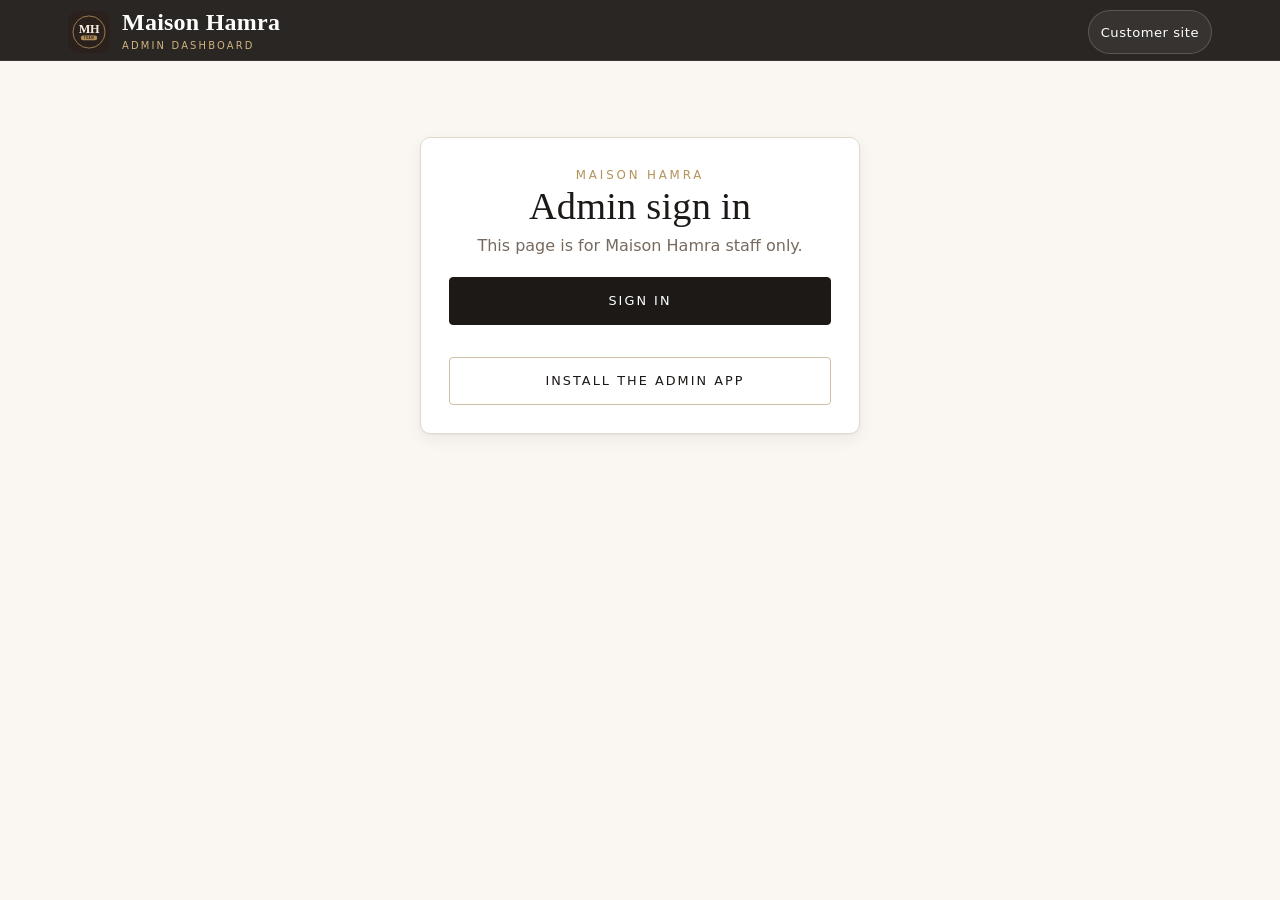
<file: team/index.html>
<!DOCTYPE html>
<html lang="en">
<head>
<meta charset="utf-8">
<meta name="robots" content="noindex, nofollow">
<meta http-equiv="refresh" content="0; url=../admin/">
<title>Maison Hamra Admin</title>
</head>
<body>
<p>The team page is now the admin page: <a href="../admin/">open it here</a>.</p>
</body>
</html>
</file>
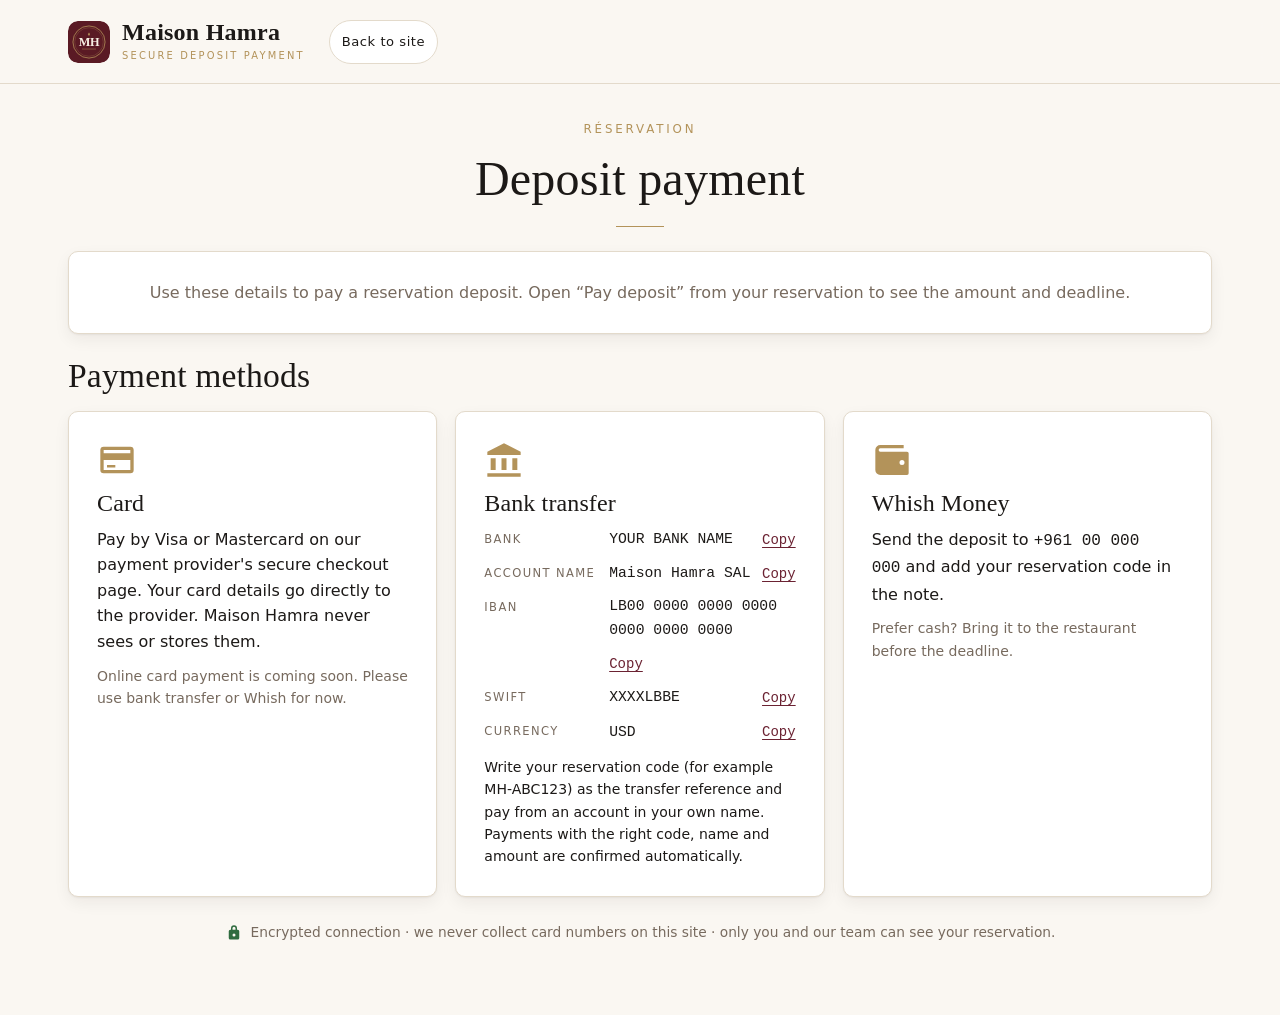
<file: pay.html>
<!DOCTYPE html>
<html lang="en">
<head>
<meta charset="utf-8">
<meta name="viewport" content="width=device-width, initial-scale=1, viewport-fit=cover">
<meta http-equiv="Content-Security-Policy" content="default-src 'self'; script-src 'self'; style-src 'self' 'unsafe-inline' https://fonts.googleapis.com; font-src https://fonts.gstatic.com; img-src 'self' data: blob: https://efwqkllaultepxprwert.supabase.co; connect-src 'self' https://efwqkllaultepxprwert.supabase.co wss://efwqkllaultepxprwert.supabase.co; base-uri 'self'; form-action 'self'">
<meta name="robots" content="noindex">
<title>Pay deposit — Maison Hamra</title>
<meta name="theme-color" content="#faf7f2">
<link rel="icon" href="icons/icon.svg" type="image/svg+xml">
<link rel="manifest" href="manifest.webmanifest">
<link rel="preconnect" href="https://fonts.googleapis.com">
<link rel="preconnect" href="https://fonts.gstatic.com" crossorigin>
<link rel="stylesheet" href="https://fonts.googleapis.com/css2?family=Cormorant+Garamond:ital,wght@0,500;0,600;1,500&family=Jost:wght@300;400;500&display=swap">
<link rel="stylesheet" href="css/core.css">
<link rel="stylesheet" href="css/site.css">
<link rel="stylesheet" href="css/pay.css">
</head>
<body>
<header class="top">
  <div class="top-row">
    <a class="brand" href="index.html"><img src="icons/icon.svg" alt="" width="42" height="42"><span><b>Maison Hamra</b><small>Secure deposit payment</small></span></a>
    <div class="tools">
      <div class="bell-wrap">
        <button id="bell" class="icon-btn" type="button" aria-label="Notifications" aria-haspopup="true" aria-expanded="false" aria-controls="notif-panel"><i data-icon="bell"></i><span id="badge" class="badge" hidden>0</span></button>
        <div id="notif-panel" class="panel" hidden>
          <div class="panel-head"><strong>Notifications</strong><button id="read-all" type="button" class="link">Mark all read</button></div>
          <button id="alerts-btn" type="button" class="btn small gold" hidden>Turn on phone alerts &amp; sound</button>
          <ul id="notif-list" class="notif-list"></ul>
        </div>
      </div>
      <a class="icon-btn" href="index.html#reserve">Back to site</a>
    </div>
  </div>
</header>

<main class="wrap pay-main">
  <header class="sec-head"><p class="eyebrow">Réservation</p><h2>Deposit payment</h2></header>
  <section class="card due" id="due-card" hidden>
    <p class="eyebrow">Amount due</p>
    <h1 id="due-amount">$0</h1>
    <p id="due-what"></p>
    <p class="countdown" id="countdown"></p>
    <p class="pill" id="due-status"></p>
  </section>
  <p class="card muted" id="pay-info"></p>

  <section class="methods">
    <h2>Payment methods</h2>
    <div class="method-grid">
      <article class="card method" id="card-method">
        <i data-icon="card" class="ico big"></i>
        <h3>Card</h3>
        <p>Pay by Visa or Mastercard on our payment provider's secure checkout page. Your card details go directly to the provider. Maison Hamra never sees or stores them.</p>
        <a class="btn gold" id="card-link" target="_blank" rel="noopener noreferrer" hidden>Pay by card</a>
        <p class="small muted" id="card-soon">Online card payment is coming soon. Please use bank transfer or Whish for now.</p>
      </article>

      <article class="card method" id="bank">
        <i data-icon="bank" class="ico big"></i>
        <h3>Bank transfer</h3>
        <dl class="bank" id="bank-details"></dl>
        <p class="small">Write your <b>reservation code</b> (for example MH-ABC123) as the transfer reference and pay from an account in <b>your own name</b>. Payments with the right code, name and amount are confirmed automatically.</p>
      </article>

      <article class="card method">
        <i data-icon="wallet" class="ico big"></i>
        <h3>Whish Money</h3>
        <p>Send the deposit to <b class="copyable" id="whish-no"></b> and add your reservation code in the note.</p>
        <p class="small muted">Prefer cash? Bring it to the restaurant before the deadline.</p>
      </article>
    </div>
  </section>

  <form class="card" id="paid-form" novalidate hidden>
    <h2>Already paid?</h2>
    <p class="small muted">Tell us how you paid so the team can verify it. Your reservation stays safe while we check.</p>
    <label for="pm">Payment method</label>
    <select id="pm"><option value="bank">Bank transfer</option><option value="whish">Whish Money</option><option value="card">Card</option></select>
    <label for="pref">Transfer reference / receipt number</label>
    <input id="pref" maxlength="80" autocomplete="off">
    <button class="btn wide" type="submit">I've paid — notify the team</button>
    <p class="form-msg" id="paid-msg"></p>
  </form>

  <p class="secure"><i data-icon="lock"></i> Encrypted connection · we never collect card numbers on this site · only you and our team can see your reservation.</p>
</main>

<div id="toasts" class="toasts" aria-live="polite"></div>

<dialog id="auth-dlg" class="dlg" aria-labelledby="auth-title">
  <form id="auth-form" novalidate>
    <button type="button" class="dlg-x" id="auth-close" aria-label="Close"><i data-icon="close"></i></button>
    <img src="icons/icon.svg" alt="" width="54" height="54" class="dlg-logo">
    <h2 id="auth-title">Welcome back</h2>
    <div class="tabs" id="auth-tabs" role="tablist"><button type="button" role="tab" data-mode="in">Sign in</button><button type="button" role="tab" data-mode="up">Create account</button></div>
    <div class="only-up" hidden>
      <label for="a-name">Full name</label><input id="a-name" autocomplete="name" maxlength="80"><small class="field-err" id="e-name"></small>
      <label for="a-phone">Phone number</label>
      <div class="phone-row"><select id="a-cc" class="cc" aria-label="Country code"></select><input id="a-phone" type="tel" inputmode="tel" maxlength="16"></div>
      <small class="field-err" id="e-phone"></small>
    </div>
    <div id="a-email-row"><label for="a-email">Email</label><input id="a-email" type="email" autocomplete="username" autocapitalize="none" spellcheck="false" maxlength="120"><small class="field-err" id="e-email"></small></div>
    <div id="a-pass-row"><label for="a-pass" id="a-pass-label">Password</label>
      <div class="pass-row"><input id="a-pass" type="password" autocomplete="current-password" maxlength="72"><button type="button" class="link" id="a-eye">Show</button></div>
      <small class="field-err" id="e-pass"></small></div>
    <button type="button" class="link right" id="a-forgot">Forgot password?</button>
    <button class="btn wide" id="auth-go" type="submit">Sign in</button>
    <p class="form-msg" id="auth-msg" role="status"></p>
  </form>
</dialog>

<script src="js/vendor/supabase.js"></script>
<script type="module" src="js/pages/pay.js"></script>
</body>
</html>
</file>
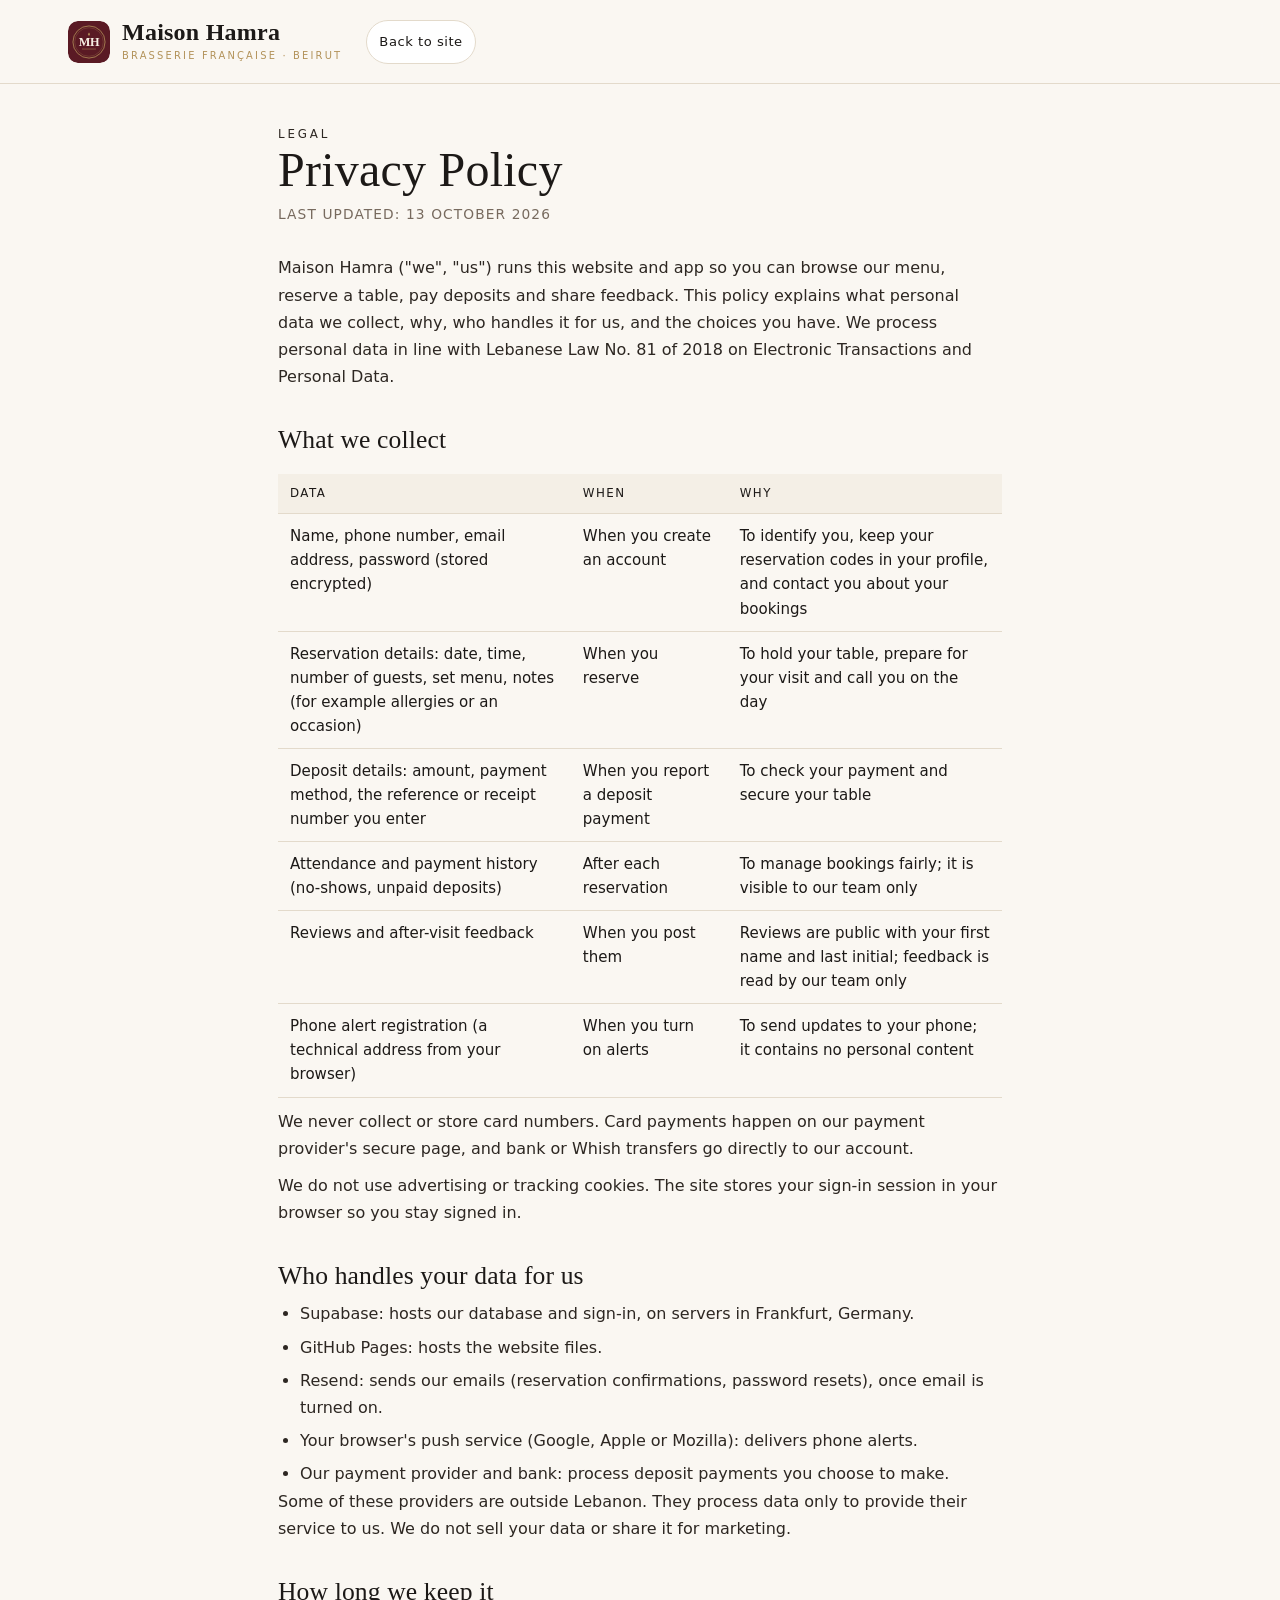
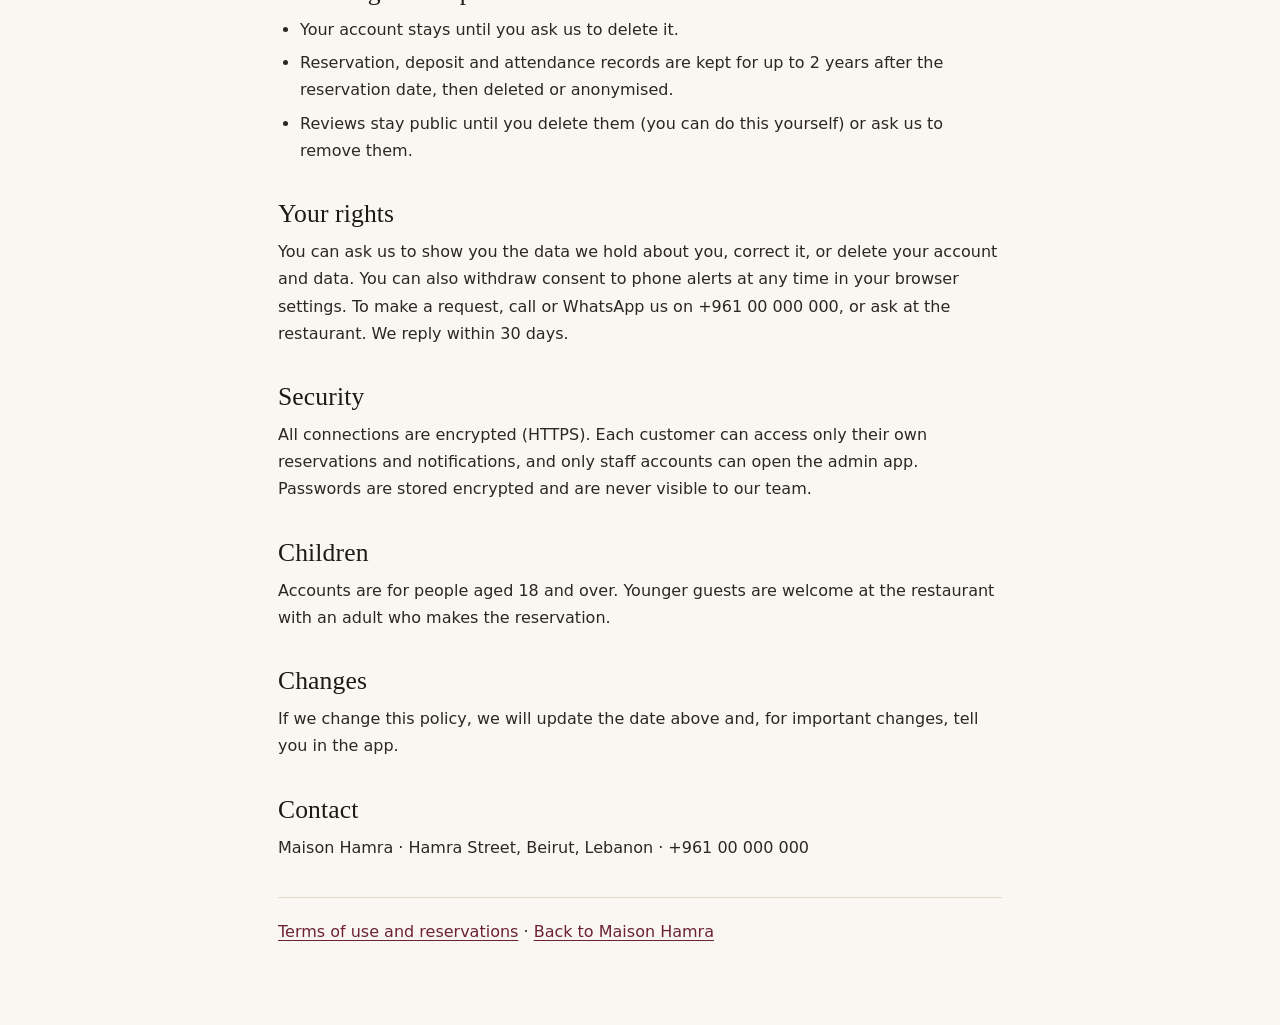
<file: privacy.html>
<!DOCTYPE html>
<html lang="en">
<head>
<meta charset="utf-8">
<meta name="viewport" content="width=device-width, initial-scale=1, viewport-fit=cover">
<meta http-equiv="Content-Security-Policy" content="default-src 'self'; script-src 'none'; style-src 'self' https://fonts.googleapis.com; font-src https://fonts.gstatic.com; img-src 'self'; base-uri 'self'">
<title>Privacy Policy — Maison Hamra</title>
<meta name="theme-color" content="#faf7f2">
<link rel="icon" href="icons/icon.svg" type="image/svg+xml">
<link rel="preconnect" href="https://fonts.googleapis.com">
<link rel="preconnect" href="https://fonts.gstatic.com" crossorigin>
<link rel="stylesheet" href="https://fonts.googleapis.com/css2?family=Cormorant+Garamond:ital,wght@0,500;0,600;1,500&family=Jost:wght@300;400;500&display=swap">
<link rel="stylesheet" href="css/core.css">
<link rel="stylesheet" href="css/legal.css">
</head>
<!-- Template prepared for Maison Hamra. Have it reviewed by a Lebanese lawyer before launch. -->
<body>
<header class="top">
  <div class="top-row">
    <a class="brand" href="index.html"><img src="icons/icon.svg" alt="" width="42" height="42"><span><b>Maison Hamra</b><small>Brasserie française · Beirut</small></span></a>
    <div class="tools"><a class="icon-btn" href="index.html">Back to site</a></div>
  </div>
</header>

<main class="wrap legal">
  <p class="eyebrow">Legal</p>
  <h1>Privacy Policy</h1>
  <p class="updated">Last updated: 13 October 2026</p>

  <p>Maison Hamra ("we", "us") runs this website and app so you can browse our menu, reserve a table, pay deposits and share feedback. This policy explains what personal data we collect, why, who handles it for us, and the choices you have. We process personal data in line with Lebanese Law No. 81 of 2018 on Electronic Transactions and Personal Data.</p>

  <h2>What we collect</h2>
  <div class="table-wrap"><table>
    <tr><th>Data</th><th>When</th><th>Why</th></tr>
    <tr><td>Name, phone number, email address, password (stored encrypted)</td><td>When you create an account</td><td>To identify you, keep your reservation codes in your profile, and contact you about your bookings</td></tr>
    <tr><td>Reservation details: date, time, number of guests, set menu, notes (for example allergies or an occasion)</td><td>When you reserve</td><td>To hold your table, prepare for your visit and call you on the day</td></tr>
    <tr><td>Deposit details: amount, payment method, the reference or receipt number you enter</td><td>When you report a deposit payment</td><td>To check your payment and secure your table</td></tr>
    <tr><td>Attendance and payment history (no-shows, unpaid deposits)</td><td>After each reservation</td><td>To manage bookings fairly; it is visible to our team only</td></tr>
    <tr><td>Reviews and after-visit feedback</td><td>When you post them</td><td>Reviews are public with your first name and last initial; feedback is read by our team only</td></tr>
    <tr><td>Phone alert registration (a technical address from your browser)</td><td>When you turn on alerts</td><td>To send updates to your phone; it contains no personal content</td></tr>
  </table></div>
  <p><b>We never collect or store card numbers.</b> Card payments happen on our payment provider's secure page, and bank or Whish transfers go directly to our account.</p>
  <p>We do not use advertising or tracking cookies. The site stores your sign-in session in your browser so you stay signed in.</p>

  <h2>Who handles your data for us</h2>
  <ul>
    <li><b>Supabase</b>: hosts our database and sign-in, on servers in Frankfurt, Germany.</li>
    <li><b>GitHub Pages</b>: hosts the website files.</li>
    <li><b>Resend</b>: sends our emails (reservation confirmations, password resets), once email is turned on.</li>
    <li><b>Your browser's push service</b> (Google, Apple or Mozilla): delivers phone alerts.</li>
    <li><b>Our payment provider and bank</b>: process deposit payments you choose to make.</li>
  </ul>
  <p>Some of these providers are outside Lebanon. They process data only to provide their service to us. We do not sell your data or share it for marketing.</p>

  <h2>How long we keep it</h2>
  <ul>
    <li>Your account stays until you ask us to delete it.</li>
    <li>Reservation, deposit and attendance records are kept for up to 2 years after the reservation date, then deleted or anonymised.</li>
    <li>Reviews stay public until you delete them (you can do this yourself) or ask us to remove them.</li>
  </ul>

  <h2>Your rights</h2>
  <p>You can ask us to show you the data we hold about you, correct it, or delete your account and data. You can also withdraw consent to phone alerts at any time in your browser settings. To make a request, call or WhatsApp us on <b>+961 00 000 000</b>, or ask at the restaurant. We reply within 30 days.</p>

  <h2>Security</h2>
  <p>All connections are encrypted (HTTPS). Each customer can access only their own reservations and notifications, and only staff accounts can open the admin app. Passwords are stored encrypted and are never visible to our team.</p>

  <h2>Children</h2>
  <p>Accounts are for people aged 18 and over. Younger guests are welcome at the restaurant with an adult who makes the reservation.</p>

  <h2>Changes</h2>
  <p>If we change this policy, we will update the date above and, for important changes, tell you in the app.</p>

  <h2>Contact</h2>
  <p>Maison Hamra · Hamra Street, Beirut, Lebanon · +961 00 000 000</p>
  <p class="back"><a href="terms.html">Terms of use and reservations</a> · <a href="index.html">Back to Maison Hamra</a></p>
</main>
</body>
</html>
</file>
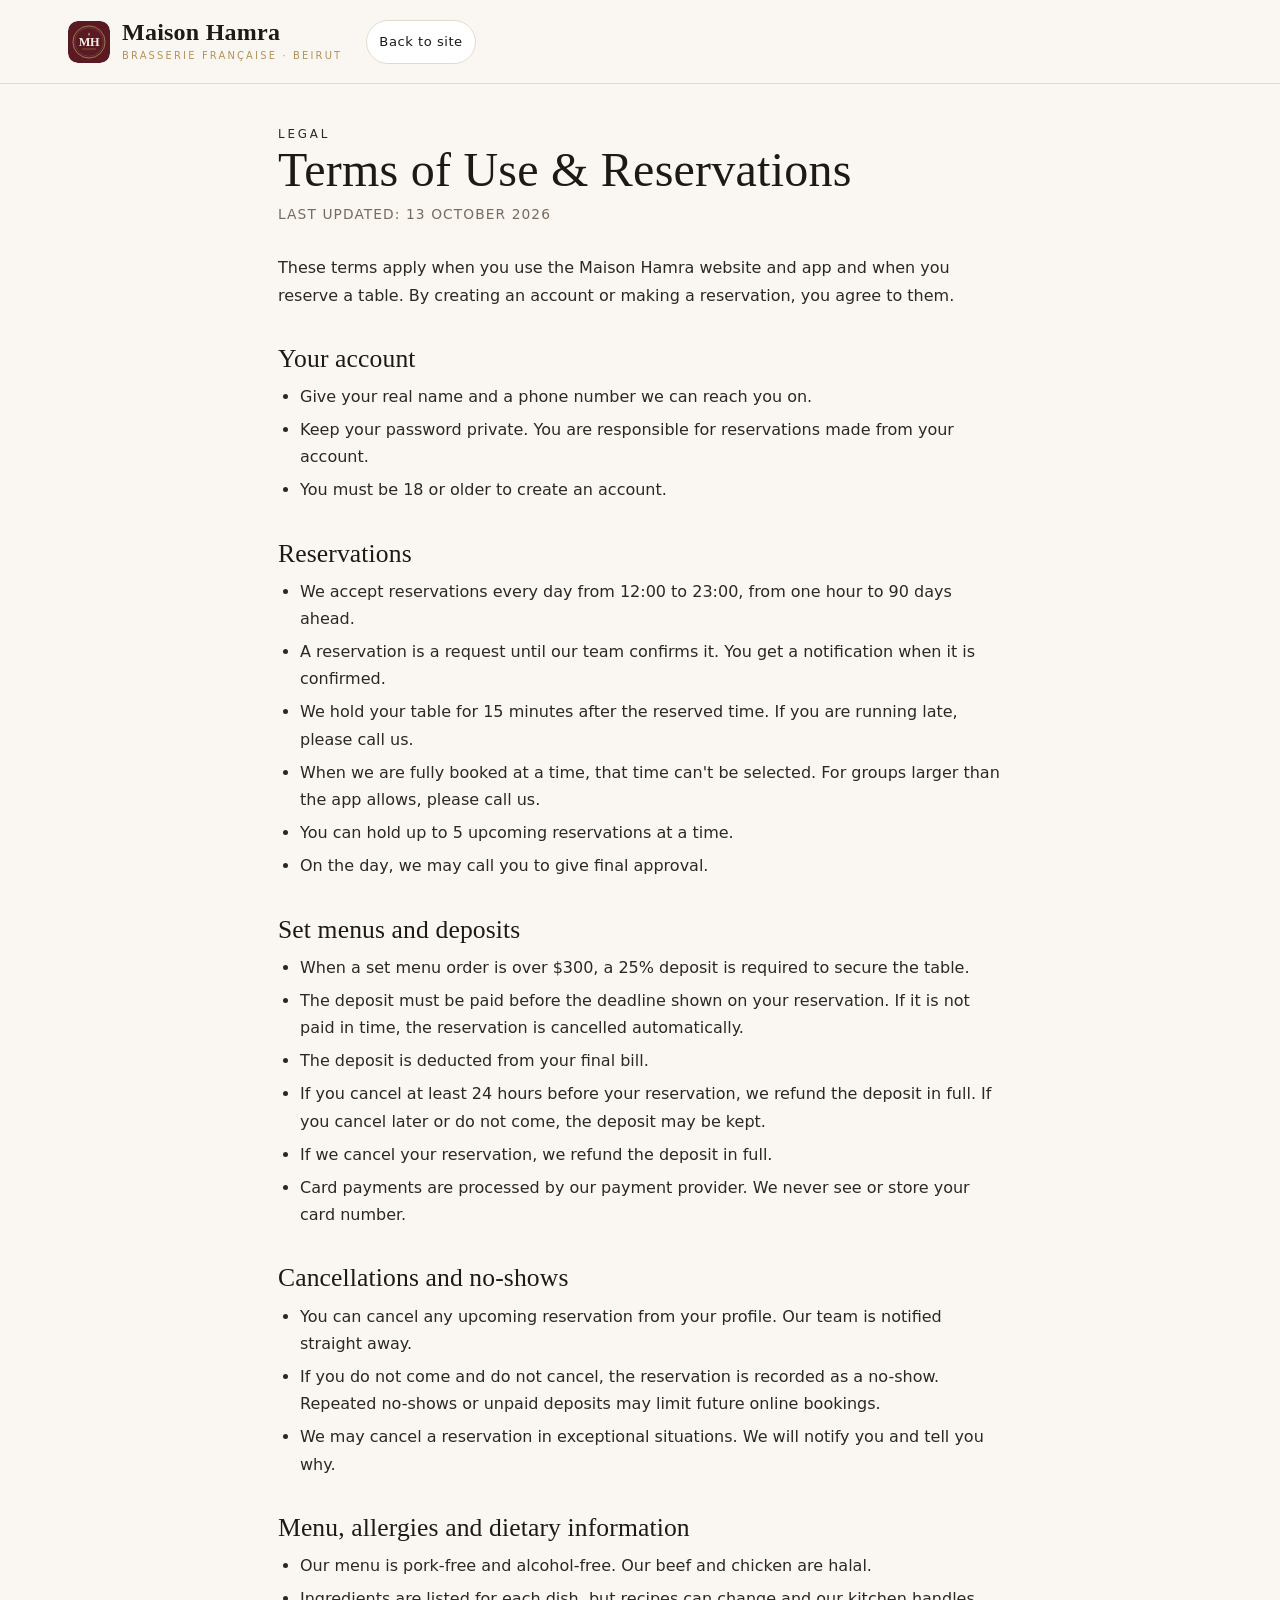
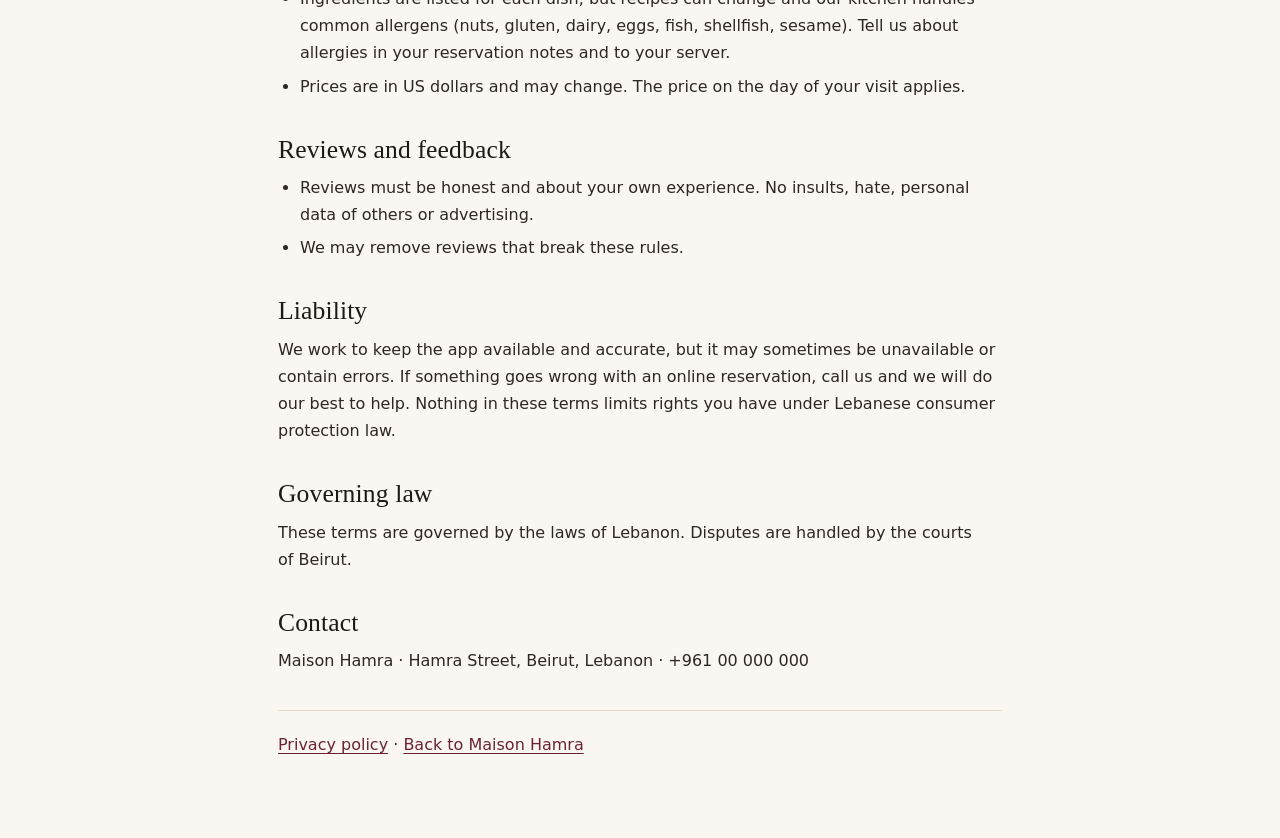
<file: terms.html>
<!DOCTYPE html>
<html lang="en">
<head>
<meta charset="utf-8">
<meta name="viewport" content="width=device-width, initial-scale=1, viewport-fit=cover">
<meta http-equiv="Content-Security-Policy" content="default-src 'self'; script-src 'none'; style-src 'self' https://fonts.googleapis.com; font-src https://fonts.gstatic.com; img-src 'self'; base-uri 'self'">
<title>Terms — Maison Hamra</title>
<meta name="theme-color" content="#faf7f2">
<link rel="icon" href="icons/icon.svg" type="image/svg+xml">
<link rel="preconnect" href="https://fonts.googleapis.com">
<link rel="preconnect" href="https://fonts.gstatic.com" crossorigin>
<link rel="stylesheet" href="https://fonts.googleapis.com/css2?family=Cormorant+Garamond:ital,wght@0,500;0,600;1,500&family=Jost:wght@300;400;500&display=swap">
<link rel="stylesheet" href="css/core.css">
<link rel="stylesheet" href="css/legal.css">
</head>
<!-- Template prepared for Maison Hamra. Confirm the deposit refund rule and have it reviewed by a Lebanese lawyer before launch. -->
<body>
<header class="top">
  <div class="top-row">
    <a class="brand" href="index.html"><img src="icons/icon.svg" alt="" width="42" height="42"><span><b>Maison Hamra</b><small>Brasserie française · Beirut</small></span></a>
    <div class="tools"><a class="icon-btn" href="index.html">Back to site</a></div>
  </div>
</header>

<main class="wrap legal">
  <p class="eyebrow">Legal</p>
  <h1>Terms of Use &amp; Reservations</h1>
  <p class="updated">Last updated: 13 October 2026</p>

  <p>These terms apply when you use the Maison Hamra website and app and when you reserve a table. By creating an account or making a reservation, you agree to them.</p>

  <h2>Your account</h2>
  <ul>
    <li>Give your real name and a phone number we can reach you on.</li>
    <li>Keep your password private. You are responsible for reservations made from your account.</li>
    <li>You must be 18 or older to create an account.</li>
  </ul>

  <h2>Reservations</h2>
  <ul>
    <li>We accept reservations every day from <b>12:00 to 23:00</b>, from one hour to 90 days ahead.</li>
    <li>A reservation is a <b>request until our team confirms it</b>. You get a notification when it is confirmed.</li>
    <li>We hold your table for 15 minutes after the reserved time. If you are running late, please call us.</li>
    <li>When we are fully booked at a time, that time can't be selected. For groups larger than the app allows, please call us.</li>
    <li>You can hold up to 5 upcoming reservations at a time.</li>
    <li>On the day, we may call you to give final approval.</li>
  </ul>

  <h2>Set menus and deposits</h2>
  <ul>
    <li>When a set menu order is <b>over $300</b>, a <b>25% deposit</b> is required to secure the table.</li>
    <li>The deposit must be paid before the deadline shown on your reservation. <b>If it is not paid in time, the reservation is cancelled automatically.</b></li>
    <li>The deposit is deducted from your final bill.</li>
    <li>If you cancel at least 24 hours before your reservation, we refund the deposit in full. If you cancel later or do not come, the deposit may be kept.</li>
    <li>If we cancel your reservation, we refund the deposit in full.</li>
    <li>Card payments are processed by our payment provider. We never see or store your card number.</li>
  </ul>

  <h2>Cancellations and no-shows</h2>
  <ul>
    <li>You can cancel any upcoming reservation from your profile. Our team is notified straight away.</li>
    <li>If you do not come and do not cancel, the reservation is recorded as a no-show. Repeated no-shows or unpaid deposits may limit future online bookings.</li>
    <li>We may cancel a reservation in exceptional situations. We will notify you and tell you why.</li>
  </ul>

  <h2>Menu, allergies and dietary information</h2>
  <ul>
    <li>Our menu is <b>pork-free and alcohol-free</b>. Our beef and chicken are halal.</li>
    <li>Ingredients are listed for each dish, but recipes can change and our kitchen handles common allergens (nuts, gluten, dairy, eggs, fish, shellfish, sesame). Tell us about allergies in your reservation notes and to your server.</li>
    <li>Prices are in US dollars and may change. The price on the day of your visit applies.</li>
  </ul>

  <h2>Reviews and feedback</h2>
  <ul>
    <li>Reviews must be honest and about your own experience. No insults, hate, personal data of others or advertising.</li>
    <li>We may remove reviews that break these rules.</li>
  </ul>

  <h2>Liability</h2>
  <p>We work to keep the app available and accurate, but it may sometimes be unavailable or contain errors. If something goes wrong with an online reservation, call us and we will do our best to help. Nothing in these terms limits rights you have under Lebanese consumer protection law.</p>

  <h2>Governing law</h2>
  <p>These terms are governed by the laws of Lebanon. Disputes are handled by the courts of Beirut.</p>

  <h2>Contact</h2>
  <p>Maison Hamra · Hamra Street, Beirut, Lebanon · +961 00 000 000</p>
  <p class="back"><a href="privacy.html">Privacy policy</a> · <a href="index.html">Back to Maison Hamra</a></p>
</main>
</body>
</html>
</file>
<file: css/core.css>
/* ==========================================================================
   Maison Hamra — core stylesheet
   Shared by every page: design tokens, reset, typography, layout helpers,
   buttons, forms and the common components (header, notification panel,
   toasts, dialogs, cards, pills). Page-specific rules live in site.css,
   pay.css, legal.css and admin.css.
   ========================================================================== */

/* ---------- 1. Design tokens ---------- */
:root {
  /* colour */
  --ink: #1c1917;
  --ink-2: #2d2722;
  --ink-3: #4a423b;
  --muted: #776a5e;
  --paper: #faf7f2;
  --ivory: #f4efe6;
  --cream: #ebe3d4;
  --line: #e3dacb;
  --line-strong: #cdbfa6;
  --white: #ffffff;
  --gold: #b3935a;
  --gold-2: #cfb47e;
  --gold-soft: rgba(179, 147, 90, 0.14);
  --wine: #6b2232;
  --wine-2: #86303f;
  --ok: #2f6b3f;
  --ok-soft: #e4efe6;
  --warn: #946014;
  --warn-soft: #fbefd6;
  --err: #a3302f;
  --err-soft: #f8e2e1;
  --info: #2c5d8f;
  --info-soft: #e5edf7;
  --orange: #c0681b;
  --red: #b3261e;

  /* type */
  --serif: "Cormorant Garamond", "Times New Roman", Georgia, serif;
  --sans: "Jost", system-ui, -apple-system, "Segoe UI", Roboto, Arial, sans-serif;
  --mono: ui-monospace, Menlo, Consolas, monospace;

  /* shape & depth */
  --radius-s: 4px;
  --radius: 10px;
  --radius-l: 18px;
  --shadow-s: 0 1px 2px rgba(28, 25, 23, 0.05), 0 6px 16px rgba(28, 25, 23, 0.06);
  --shadow: 0 14px 36px rgba(28, 25, 23, 0.12);
  --shadow-l: 0 30px 80px rgba(28, 25, 23, 0.28);

  /* layout */
  --wrap: 1200px;
  --gutter: 20px;
  --head-h: 116px;
  --ease: cubic-bezier(0.2, 0.7, 0.2, 1);

  color-scheme: light;
}
@media (min-width: 900px) { :root { --head-h: 84px; } }
@media (min-width: 640px) { :root { --gutter: 28px; } }

/* ---------- 2. Reset & base ---------- */
*, *::before, *::after { box-sizing: border-box; margin: 0; }
[hidden] { display: none !important; }
html {
  scroll-behavior: smooth;
  scroll-padding-top: calc(var(--head-h) + 16px);
  -webkit-text-size-adjust: 100%;
  text-size-adjust: 100%;
}
body {
  font-family: var(--sans);
  font-weight: 400;
  font-size: 1rem;
  line-height: 1.6;
  color: var(--ink);
  background: var(--paper);
  min-height: 100vh;
  overflow-x: hidden;
  -webkit-font-smoothing: antialiased;
}
img, svg, video { max-width: 100%; display: block; }
img { height: auto; }
a { color: var(--wine); text-decoration-thickness: 1px; text-underline-offset: 3px; }
a:hover { color: var(--wine-2); }
button, input, select, textarea { font: inherit; color: inherit; }
button { cursor: pointer; }
h1, h2, h3, .serif { font-family: var(--serif); font-weight: 500; line-height: 1.1; color: var(--ink); letter-spacing: 0.005em; }
h1 { font-size: clamp(2.4rem, 6vw, 4.2rem); }
h2 { font-size: clamp(2rem, 4.6vw, 3rem); }
h3 { font-size: 1.5rem; }
h4 { font-size: 0.78rem; font-weight: 500; text-transform: uppercase; letter-spacing: 0.16em; }
p { text-wrap: pretty; }
strong, b { font-weight: 500; }
::selection { background: var(--gold-2); color: var(--ink); }
:focus-visible { outline: 2px solid var(--gold); outline-offset: 3px; }
@media (prefers-reduced-motion: reduce) {
  html { scroll-behavior: auto; }
  *, *::before, *::after { animation: none !important; transition: none !important; }
}

/* ---------- 3. Layout helpers ---------- */
.wrap { width: 100%; max-width: var(--wrap); margin-inline: auto; padding-inline: var(--gutter); }
.sr { position: absolute !important; width: 1px; height: 1px; overflow: hidden; clip: rect(0 0 0 0); white-space: nowrap; }
.skip { position: absolute; left: -999px; top: 10px; z-index: 500; background: var(--ink); color: var(--white); padding: 10px 16px; border-radius: var(--radius-s); }
.skip:focus { left: 10px; }
.small { font-size: 0.875rem; }
.tiny { font-size: 0.78rem; }
.muted { color: var(--muted); }
.opt { font-weight: 400; color: var(--muted); font-size: 0.85em; }
.eyebrow { font-family: var(--sans); font-size: 0.74rem; font-weight: 500; letter-spacing: 0.24em; text-transform: uppercase; color: var(--gold); }
.row-end { display: flex; align-items: center; justify-content: flex-end; gap: 12px; flex-wrap: wrap; }
.row-end .form-msg { margin: 0 auto 0 0; text-align: left; }
.block { display: block; }
.empty { list-style: none; color: var(--muted); padding: 22px 12px; text-align: center; font-size: 0.95rem; }

/* ---------- 4. Buttons ---------- */
.btn {
  display: inline-flex; align-items: center; justify-content: center; gap: 10px;
  min-height: 48px; padding: 12px 28px;
  border: 1px solid var(--ink); border-radius: var(--radius-s);
  background: var(--ink); color: var(--white);
  font-family: var(--sans); font-size: 0.8rem; font-weight: 500; letter-spacing: 0.16em; text-transform: uppercase; text-decoration: none; line-height: 1.2;
  transition: background 0.25s var(--ease), color 0.25s var(--ease), border-color 0.25s var(--ease), transform 0.2s var(--ease), box-shadow 0.25s var(--ease);
}
.btn:hover { background: var(--gold); border-color: var(--gold); color: var(--ink); transform: translateY(-1px); }
.btn:active { transform: translateY(0); }
.btn:disabled { opacity: 0.55; cursor: progress; transform: none; }
.btn.gold { background: var(--gold); border-color: var(--gold); color: var(--ink); }
.btn.gold:hover { background: var(--gold-2); border-color: var(--gold-2); }
.btn.ghost { background: transparent; border-color: rgba(255, 255, 255, 0.7); color: var(--white); }
.btn.ghost:hover { background: var(--white); border-color: var(--white); color: var(--ink); }
.btn.outline { background: transparent; color: var(--ink); border-color: var(--line-strong); }
.btn.outline:hover { background: var(--ink); border-color: var(--ink); color: var(--white); }
.btn.danger { background: var(--err); border-color: var(--err); }
.btn.danger:hover { background: #8b2524; border-color: #8b2524; color: var(--white); }
.btn.ok { background: var(--ok); border-color: var(--ok); }
.btn.ok:hover { background: #26582f; border-color: #26582f; color: var(--white); }
.btn.small { min-height: 38px; padding: 8px 16px; font-size: 0.72rem; letter-spacing: 0.12em; }
.btn.wide { width: 100%; margin-top: 18px; }
.btn .ico { width: 18px; height: 18px; }
.link { background: none; border: 0; padding: 2px 0; color: var(--wine); font-weight: 500; text-decoration: underline; text-underline-offset: 3px; cursor: pointer; }
.link:hover { color: var(--wine-2); }
.link.right { display: block; margin-left: auto; margin-top: 8px; font-size: 0.85rem; }
.icon-btn {
  position: relative; display: inline-flex; align-items: center; justify-content: center; gap: 8px;
  min-width: 44px; height: 44px; padding: 0 12px;
  border: 1px solid var(--line); border-radius: 999px; background: var(--white); color: var(--ink);
  font-size: 0.82rem; font-weight: 500; letter-spacing: 0.04em; text-decoration: none; cursor: pointer;
  transition: border-color 0.2s, background 0.2s;
}
.icon-btn:hover { border-color: var(--gold); background: var(--ivory); color: var(--ink); }
.ico { width: 22px; height: 22px; fill: currentColor; flex: none; }
.ico.big { width: 40px; height: 40px; color: var(--gold); }

/* ---------- 5. Forms ---------- */
label { display: block; font-size: 0.82rem; font-weight: 500; letter-spacing: 0.04em; color: var(--ink-3); margin: 14px 0 6px; }
input, select, textarea {
  width: 100%; min-height: 48px; padding: 12px 14px;
  border: 1px solid var(--line-strong); border-radius: var(--radius-s); background: var(--white);
  font-size: 1rem; transition: border-color 0.2s, box-shadow 0.2s;
}
select { appearance: none; -webkit-appearance: none; padding-right: 40px; background-image: url("data:image/svg+xml,%3Csvg xmlns='http://www.w3.org/2000/svg' viewBox='0 0 24 24' fill='%231c1917'%3E%3Cpath d='M7 10l5 5 5-5z'/%3E%3C/svg%3E"); background-repeat: no-repeat; background-position: right 12px center; background-size: 18px; }
textarea { resize: vertical; min-height: 84px; }
input:focus, select:focus, textarea:focus { outline: 0; border-color: var(--gold); box-shadow: 0 0 0 3px var(--gold-soft); }
input::placeholder, textarea::placeholder { color: #a59a8e; }
input[type="checkbox"], input[type="radio"] { width: 18px; height: 18px; min-height: 0; accent-color: var(--ink); }
.field-err { display: block; color: var(--err); font-size: 0.8rem; margin-top: 4px; }
.field-err:empty { display: none; }
.form-msg { margin-top: 12px; font-size: 0.92rem; text-align: center; }
.form-msg:empty { display: none; }
.form-msg.ok { color: var(--ok); }
.form-msg.err { color: var(--err); }
.form-msg .btn { margin: 12px auto 0; display: flex; width: fit-content; }
.phone-row { display: flex; gap: 8px; }
.phone-row select { width: 118px; flex: none; padding-inline: 10px 30px; }
.phone-row input { min-width: 0; }
.pass-row { position: relative; }
.pass-row input { padding-right: 70px; }
.pass-row .link { position: absolute; right: 12px; top: 50%; transform: translateY(-50%); text-decoration: none; font-size: 0.8rem; letter-spacing: 0.08em; text-transform: uppercase; }
.stepper { display: flex; }
.stepper input { text-align: center; border-radius: 0; border-left: 0; border-right: 0; -moz-appearance: textfield; appearance: textfield; }
.stepper input::-webkit-inner-spin-button, .stepper input::-webkit-outer-spin-button { -webkit-appearance: none; }
.stepper button { width: 48px; flex: none; border: 1px solid var(--line-strong); background: var(--ivory); font-size: 1.25rem; color: var(--ink); transition: background 0.2s; }
.stepper button:hover { background: var(--cream); }
.stepper button:first-child { border-radius: var(--radius-s) 0 0 var(--radius-s); }
.stepper button:last-child { border-radius: 0 var(--radius-s) var(--radius-s) 0; }
fieldset { border: 0; padding: 0; min-width: 0; }
.stars { display: inline-flex; flex-direction: row-reverse; justify-content: flex-end; gap: 2px; }
.stars legend { float: left; width: 100%; font-size: 0.82rem; font-weight: 500; letter-spacing: 0.04em; color: var(--ink-3); margin-bottom: 6px; }
.stars label { font-size: 1.9rem; line-height: 1; color: #d8cdb9; cursor: pointer; padding: 0 2px; margin: 0; transition: color 0.15s; }
.stars input:checked ~ label, .stars label:hover, .stars label:hover ~ label { color: var(--gold); }
.stars input:focus-visible + label { outline: 2px solid var(--gold); border-radius: 4px; }
.rstars { color: var(--gold); letter-spacing: 2px; white-space: nowrap; }

/* ---------- 5b. Scrollbars ----------
   A slim rounded thumb on a transparent track, for the page and every inner
   scroller (dialogs, notification panel, ingredient overlays). Chromium and
   Safari use the -webkit- pseudo-elements; Firefox gets the standard thin
   scrollbar in the same colour. Dark surfaces override --scroll. */
:root { --scroll: rgba(28, 25, 23, 0.22); --scroll-hover: rgba(28, 25, 23, 0.4); }
::-webkit-scrollbar { width: 10px; height: 10px; }
::-webkit-scrollbar-track, ::-webkit-scrollbar-corner { background: transparent; }
::-webkit-scrollbar-thumb { background-color: var(--scroll); border-radius: 999px; border: 3px solid transparent; background-clip: padding-box; }
::-webkit-scrollbar-thumb:hover { background-color: var(--scroll-hover); }
@supports not selector(::-webkit-scrollbar) {
  * { scrollbar-width: thin; scrollbar-color: var(--scroll) transparent; }
}

/* ---------- 6. Cards, pills, tags ---------- */
.card { background: var(--white); border: 1px solid var(--line); border-radius: var(--radius); padding: 28px; box-shadow: var(--shadow-s); }
.card h3 { margin-bottom: 10px; }
.pill { display: inline-block; font-size: 0.68rem; font-weight: 500; letter-spacing: 0.12em; text-transform: uppercase; border-radius: 999px; padding: 4px 11px; white-space: nowrap; background: var(--cream); color: var(--ink-3); }
.p-pending { background: var(--warn-soft); color: var(--warn); }
.p-confirmed { background: var(--ok-soft); color: var(--ok); }
.p-cancelled { background: var(--err-soft); color: var(--err); }
.p-completed { background: var(--info-soft); color: var(--info); }
.p-no_show { background: #fde6d2; color: var(--orange); }
.p-phone { background: var(--info-soft); color: var(--info); }
.dep-due { background: var(--warn-soft); color: var(--warn); }
.dep-review { background: #fbe6c3; color: #7a4b00; }
.dep-paid { background: var(--ok-soft); color: var(--ok); }
.dep-expired { background: var(--err-soft); color: var(--err); }
.dep-none { background: var(--cream); color: var(--muted); }
/* Dietary tags: an icon with its name (legend) or the icon alone (dish cards, see site.css). */
.tag { display: inline-flex; align-items: center; gap: 7px; font-size: 0.66rem; font-weight: 500; letter-spacing: 0.14em; text-transform: uppercase; line-height: 1; white-space: nowrap; }
.tag .ico { width: 17px; height: 17px; }
.tag-h { color: #2f5a2b; }
.tag-v { color: #5d6a14; }
.tag-m { color: #7d2a2a; }
.tag-c { color: #b8702a; }
.tag-f { color: #2e6b8f; }
.tag-g { color: #8c6d1f; }
.tag-s { color: #a4420c; }
.code { font-family: var(--mono); font-size: 0.98rem; letter-spacing: 0.08em; color: var(--wine); }

/* ---------- 7. Header ---------- */
.top {
  position: sticky; top: 0; z-index: 100;
  background: rgba(250, 247, 242, 0.92);
  -webkit-backdrop-filter: blur(14px); backdrop-filter: blur(14px);
  border-bottom: 1px solid var(--line);
  padding-top: env(safe-area-inset-top);
}
.top-row { display: flex; align-items: center; gap: 12px; max-width: var(--wrap); margin-inline: auto; padding: 10px var(--gutter) 6px; }
.brand { display: flex; align-items: center; gap: 12px; text-decoration: none; color: var(--ink); min-width: 0; }
.brand img { width: 42px; height: 42px; flex: none; border-radius: 10px; }
.brand > span { min-width: 0; display: grid; }
.brand b { font-family: var(--serif); font-weight: 600; font-size: 1.5rem; line-height: 1; letter-spacing: 0.01em; white-space: nowrap; }
.brand small { font-size: 0.62rem; letter-spacing: 0.22em; text-transform: uppercase; color: var(--gold); margin-top: 4px; white-space: nowrap; overflow: hidden; text-overflow: ellipsis; }
.tools { margin-left: auto; display: flex; align-items: center; gap: 8px; }
.acct span { max-width: 110px; overflow: hidden; text-overflow: ellipsis; white-space: nowrap; }
.badge { position: absolute; top: -4px; right: -4px; min-width: 20px; height: 20px; padding: 0 5px; border-radius: 999px; background: var(--wine); color: var(--white); font-size: 0.68rem; font-weight: 500; display: grid; place-items: center; border: 2px solid var(--paper); animation: pop 0.35s var(--ease); }
@keyframes pop { from { transform: scale(0.3); } }
.nav { display: flex; gap: 4px; overflow-x: auto; scrollbar-width: none; max-width: var(--wrap); margin-inline: auto; padding: 0 var(--gutter) 8px; }
.nav::-webkit-scrollbar { display: none; }
.nav a {
  flex: none; position: relative; padding: 10px 14px; color: var(--ink-3); text-decoration: none;
  font-size: 0.74rem; font-weight: 500; letter-spacing: 0.18em; text-transform: uppercase; white-space: nowrap;
  transition: color 0.2s;
}
.nav a::after { content: ""; position: absolute; left: 14px; right: 14px; bottom: 4px; height: 1px; background: var(--gold); transform: scaleX(0); transform-origin: left; transition: transform 0.3s var(--ease); }
.nav a:hover { color: var(--ink); }
.nav a:hover::after, .nav a.on::after { transform: scaleX(1); }
.nav a.on { color: var(--ink); }
@media (max-width: 480px) {
  .brand b { font-size: 1.25rem; }
  .brand small { font-size: 0.56rem; letter-spacing: 0.16em; }
  .brand img { width: 36px; height: 36px; }
  .acct span { display: none; }
}
@media (min-width: 900px) {
  .top { display: flex; align-items: center; height: var(--head-h); padding-inline: max(var(--gutter), calc((100% - var(--wrap)) / 2 + var(--gutter))); gap: 24px; }
  .top-row { display: contents; }
  .brand { order: 1; }
  .nav { order: 2; margin: 0 auto; padding: 0; overflow: visible; }
  .tools { order: 3; margin-left: 0; }
}

/* dark header variant (admin app, pay page) */
.top.dark { background: rgba(28, 25, 23, 0.94); border-bottom-color: rgba(255, 255, 255, 0.08); color: var(--white); }
.top.dark .brand { color: var(--white); }
.top.dark .brand small { color: var(--gold-2); }
.top.dark .icon-btn { background: rgba(255, 255, 255, 0.06); border-color: rgba(255, 255, 255, 0.18); color: var(--white); }
.top.dark .icon-btn:hover { background: rgba(255, 255, 255, 0.14); border-color: var(--gold); }
.top.dark .badge { border-color: var(--ink); }
.top.dark .nav a { color: rgba(255, 255, 255, 0.72); }
.top.dark .nav a:hover, .top.dark .nav a.on { color: var(--white); }

/* ---------- 8. Notification panel ---------- */
.bell-wrap { position: relative; }
.panel {
  position: absolute; right: 0; top: calc(100% + 12px); width: min(400px, calc(100vw - 24px)); max-height: min(72vh, 600px);
  overflow: auto; overscroll-behavior: contain; z-index: 150; padding: 14px;
  background: var(--white); color: var(--ink); border: 1px solid var(--line); border-radius: var(--radius); box-shadow: var(--shadow-l);
}
@media (max-width: 520px) { .panel { position: fixed; left: 12px; right: 12px; width: auto; top: calc(var(--head-h) + env(safe-area-inset-top) + 8px); } }
.panel-head { display: flex; justify-content: space-between; align-items: center; margin-bottom: 10px; }
.panel-head strong { font-family: var(--serif); font-size: 1.3rem; font-weight: 600; }
.panel .btn { width: 100%; margin-bottom: 10px; }
.notif-list { list-style: none; padding: 0; display: grid; gap: 8px; }
.notif { display: flex; gap: 8px; align-items: stretch; border-radius: var(--radius-s); background: var(--paper); border: 1px solid var(--line); }
.notif.unread { background: #fff8ea; border-color: var(--gold-2); }
.notif-main { flex: 1; text-align: left; background: none; border: 0; padding: 12px 14px; cursor: pointer; display: grid; gap: 2px; min-width: 0; color: inherit; }
.notif-title { font-weight: 500; }
.notif-body { font-size: 0.86rem; color: var(--muted); overflow-wrap: anywhere; }
.notif-time { font-size: 0.72rem; color: var(--muted); letter-spacing: 0.04em; }
.cancel-mark { flex: none; align-self: center; margin-right: 10px; background: var(--err); color: var(--white); font-size: 0.66rem; font-weight: 500; text-transform: uppercase; letter-spacing: 0.1em; border-radius: var(--radius-s); padding: 6px 9px; text-align: center; }
.cancel-mark small { display: block; text-transform: none; letter-spacing: 0; font-weight: 400; opacity: 0.9; }

/* ---------- 9. Toasts ---------- */
.toasts { position: fixed; z-index: 400; top: calc(var(--head-h) + 12px + env(safe-area-inset-top)); right: 12px; left: 12px; display: grid; gap: 8px; justify-items: end; pointer-events: none; }
.toast { pointer-events: auto; width: min(380px, 100%); background: var(--white); border: 1px solid var(--line); border-left: 4px solid var(--gold); border-radius: var(--radius-s); padding: 12px 14px; box-shadow: var(--shadow); display: flex; gap: 12px; align-items: flex-start; animation: slide 0.35s var(--ease); transition: opacity 0.5s, transform 0.5s; }
.toast-icon { width: 36px; height: 36px; border-radius: 8px; flex: none; }
.toast-text { display: grid; gap: 2px; min-width: 0; }
.toast strong { font-weight: 500; }
.toast span { font-size: 0.86rem; color: var(--muted); }
.toast.ok { border-left-color: var(--ok); }
.toast.warn { border-left-color: var(--warn); }
.toast.error { border-left-color: var(--err); }
.toast.clickable { cursor: pointer; }
.toast.out { opacity: 0; transform: translateX(30px); }
@keyframes slide { from { opacity: 0; transform: translateY(-12px); } }

/* ---------- 10. Dialogs ---------- */
.dlg { margin: auto; border: 0; border-radius: var(--radius-l); padding: 0; width: min(460px, calc(100vw - 24px)); max-height: calc(100dvh - 24px); box-shadow: var(--shadow-l); color: var(--ink); background: var(--white); }
.dlg.wide { width: min(640px, calc(100vw - 24px)); }
.dlg::backdrop { background: rgba(28, 25, 23, 0.6); -webkit-backdrop-filter: blur(3px); backdrop-filter: blur(3px); }
.dlg > form, .dlg > div { padding: 34px 28px 28px; position: relative; }
.dlg h2 { font-size: 2rem; text-align: center; margin-bottom: 14px; }
.dlg h3 { margin-top: 22px; font-size: 1.35rem; }
.dlg-x { position: absolute; top: 12px; right: 12px; width: 40px; height: 40px; border-radius: 50%; border: 1px solid var(--line); background: var(--white); color: var(--ink); cursor: pointer; display: grid; place-items: center; transition: background 0.2s; }
.dlg-x:hover { background: var(--ivory); }
.dlg-x .ico { width: 18px; height: 18px; }
.dlg-logo { margin: 0 auto 10px; width: 54px; height: 54px; border-radius: 12px; }
.dlg .row-end { margin-top: 18px; }
.tabs { display: flex; background: var(--ivory); border-radius: var(--radius-s); padding: 4px; margin-bottom: 8px; }
.tabs button { flex: 1; border: 0; background: none; padding: 10px; border-radius: 3px; font-size: 0.76rem; font-weight: 500; letter-spacing: 0.14em; text-transform: uppercase; color: var(--ink-3); transition: background 0.2s, color 0.2s; }
.tabs button[aria-selected="true"] { background: var(--ink); color: var(--white); }
.profile { display: grid; grid-template-columns: auto 1fr; gap: 8px 16px; background: var(--paper); border: 1px solid var(--line); border-radius: var(--radius-s); padding: 14px 16px; }
.profile dt { font-size: 0.74rem; font-weight: 500; letter-spacing: 0.12em; text-transform: uppercase; color: var(--muted); padding-top: 3px; }
.profile dd { overflow-wrap: anywhere; }

/* ---------- 11. Reservation rows (customer site & profile) ---------- */
.res-list { list-style: none; padding: 0; display: grid; gap: 10px; margin-top: 14px; }
.res { border: 1px solid var(--line); border-radius: var(--radius-s); padding: 14px 16px; background: var(--paper); }
.res.s-cancelled, .res.s-no_show { opacity: 0.75; }
.res-top { display: flex; justify-content: space-between; gap: 8px; align-items: center; flex-wrap: wrap; }
.res p { font-size: 0.92rem; margin-top: 6px; }
.res-actions { display: flex; gap: 8px; flex-wrap: wrap; margin-top: 10px; }
.res-actions:empty { display: none; }
.res-actions .btn { margin: 0; }
.dep.d-due { color: var(--warn); font-weight: 500; }
.dep.d-paid { color: var(--ok); }
.dep.d-expired { color: var(--err); }
.suggest { display: flex; flex-wrap: wrap; gap: 8px; justify-content: center; margin-top: 12px; }
.suggest .btn { margin: 0; }

/* ---------- 12. Install card (About section & team settings) ---------- */
.install-card { display: grid; grid-template-columns: auto minmax(0, 1fr) auto; align-items: center; gap: 12px 24px; }
.install-card img { width: 64px; height: 64px; border-radius: 14px; box-shadow: var(--shadow-s); }
.install-text { display: grid; gap: 4px; min-width: 0; }
.install-text h3 { margin: 0; text-wrap: balance; }
.install-text p { margin: 0; color: var(--muted); max-width: 60ch; }
.install-btn { justify-self: end; white-space: nowrap; }
.install-btn:disabled { opacity: 0.7; cursor: default; transform: none; }
.install-help { grid-column: 2 / -1; margin: 0; background: var(--ivory); border: 1px dashed var(--gold); border-radius: var(--radius-s); padding: 10px 14px; }
@media (max-width: 640px) {
  .install-card { grid-template-columns: auto minmax(0, 1fr); gap: 14px 16px; }
  .install-card img { width: 52px; height: 52px; border-radius: 12px; }
  .install-text { display: contents; }
  .install-text h3 { font-size: 1.3rem; }
  .install-text p, .install-btn, .install-help { grid-column: 1 / -1; justify-self: stretch; }
}
</file>
<file: css/site.css>
/* ==========================================================================
   Maison Hamra — customer site (index.html)
   Hero, info bar, menu, reservation, reviews, about and footer.
   ========================================================================== */

/* ---------- Hero ---------- */
.hero { position: relative; isolation: isolate; color: var(--white); min-height: min(86vh, 820px); display: grid; align-items: end; }
.hero-media { position: absolute; inset: 0; z-index: -1; overflow: hidden; background: var(--ink); }
.hero-media img { width: 100%; height: 100%; object-fit: cover; object-position: center 60%; }
.hero-media::after { content: ""; position: absolute; inset: 0; background: linear-gradient(180deg, rgba(28, 25, 23, 0.25) 0%, rgba(28, 25, 23, 0.35) 45%, rgba(28, 25, 23, 0.88) 100%); }
.hero .wrap { padding-block: clamp(72px, 12vw, 140px) clamp(40px, 6vw, 72px); }
.hero .eyebrow { color: var(--gold-2); margin-bottom: 18px; }
.hero h1 { color: var(--white); font-size: clamp(2.7rem, 7.5vw, 5.4rem); max-width: 15ch; font-weight: 500; text-wrap: balance; }
.hero .lede { max-width: 58ch; margin: 22px 0 32px; font-size: clamp(1rem, 2.4vw, 1.18rem); font-weight: 300; color: rgba(255, 255, 255, 0.86); }
.hero-cta { display: flex; gap: 12px; flex-wrap: wrap; }
.hero-cta .btn { min-width: 190px; }

/* facts strip under the hero */
.infobar { background: var(--ivory); border-bottom: 1px solid var(--line); }
/* one compact column on phones, two on small tablets (address on its own row), three from 900px */
.infobar .wrap { display: grid; grid-template-columns: minmax(0, 1fr); }
.infobar .wrap > div { padding: 14px 0; display: grid; gap: 2px; align-content: start; min-width: 0; border-top: 1px solid var(--line); }
.infobar .wrap > div:first-child { border-top: 0; }
.infobar h4 { color: var(--gold); }
.infobar p { font-family: var(--serif); font-size: clamp(1.1rem, 1rem + 0.5vw, 1.25rem); line-height: 1.35; overflow-wrap: anywhere; }
.infobar a { color: inherit; text-decoration: none; }
.infobar a:hover { color: var(--wine); }
@media (min-width: 560px) and (max-width: 899px) {
  .infobar .wrap { grid-template-columns: repeat(2, minmax(0, 1fr)); column-gap: 28px; }
  .infobar .wrap > div { padding: 18px 0; }
  .infobar .wrap > div:nth-child(2) { border-top: 0; }
  .infobar .wrap > div:nth-child(1) { order: 1; }
  .infobar .wrap > div:nth-child(3) { order: 2; border-top: 0; }
  .infobar .wrap > div:nth-child(2) { order: 3; grid-column: 1 / -1; border-top: 1px solid var(--line); }
}
@media (min-width: 900px) {
  .infobar .wrap { grid-template-columns: repeat(3, minmax(0, auto)); justify-content: space-between; }
  .infobar .wrap > div { padding: 24px clamp(20px, 3vw, 40px); border-top: 0; border-left: 1px solid var(--line); }
  .infobar .wrap > div:first-child { border-left: 0; padding-left: 0; }
  .infobar .wrap > div:last-child { padding-right: 0; }
}

/* ---------- Sections ---------- */
.sec { padding-block: clamp(64px, 9vw, 120px); }
.sec.alt { background: var(--ivory); border-block: 1px solid var(--line); }
.sec:not(.alt) + .sec:not(.alt) { border-top: 1px solid var(--line); }
.sec-head { text-align: center; margin-bottom: clamp(32px, 5vw, 56px); }
.sec-head .eyebrow { margin-bottom: 14px; }
.sec-head h2::after { content: ""; display: block; width: 48px; height: 1px; background: var(--gold); margin: 20px auto 0; }
.sec-head .hint { color: var(--muted); margin-top: 16px; max-width: 62ch; margin-inline: auto; }

/* ---------- Menu ---------- */
.cats { display: flex; gap: 2px; overflow-x: auto; scrollbar-width: none; padding-bottom: 2px; border-bottom: 1px solid var(--line); margin-bottom: 20px; scroll-snap-type: x proximity; }
.cats::-webkit-scrollbar { display: none; }
@media (min-width: 900px) { .cats { justify-content: center; flex-wrap: wrap; overflow: visible; } }
.cats button {
  scroll-snap-align: start; flex: none; position: relative; border: 0; background: none; color: var(--ink-3);
  padding: 12px 16px; font-size: 0.76rem; font-weight: 500; letter-spacing: 0.16em; text-transform: uppercase; white-space: nowrap;
  display: inline-flex; align-items: center; gap: 8px; min-height: 46px; transition: color 0.2s;
}
.cats button small { font-size: 0.68rem; color: var(--muted); letter-spacing: 0; }
.cats button::after { content: ""; position: absolute; left: 16px; right: 16px; bottom: -1px; height: 2px; background: var(--gold); transform: scaleX(0); transition: transform 0.3s var(--ease); }
.cats button:hover { color: var(--ink); }
.cats button[aria-selected="true"] { color: var(--ink); }
.cats button[aria-selected="true"]::after { transform: scaleX(1); }
.cat-note { text-align: center; color: var(--muted); font-family: var(--serif); font-style: italic; font-size: 1.25rem; margin-bottom: 28px; }
.dishes { display: grid; grid-template-columns: repeat(auto-fill, minmax(min(100%, 250px), 1fr)); gap: 28px 22px; }
@media (max-width: 560px) { .dishes { grid-template-columns: 1fr 1fr; gap: 16px 12px; } }
.dish {
  position: relative; background: var(--white); border: 1px solid var(--line); border-radius: var(--radius); overflow: hidden;
  display: flex; flex-direction: column; cursor: pointer; -webkit-tap-highlight-color: transparent;
  transition: transform 0.3s var(--ease), box-shadow 0.3s var(--ease), border-color 0.3s;
}
.dish:hover, .dish:focus-within { transform: translateY(-4px); box-shadow: var(--shadow); border-color: var(--line-strong); }
.art { position: relative; aspect-ratio: 4 / 3; background: var(--ivory); overflow: hidden; }
.art img { width: 100%; height: 100%; object-fit: cover; transition: transform 0.6s var(--ease); }
.dish:hover .art img { transform: scale(1.04); }
.art.placeholder { display: grid; place-items: center; background: radial-gradient(circle at 50% 40%, var(--white) 0 30%, var(--ivory) 31% 100%); }
.art.placeholder .emoji { font-size: clamp(2.4rem, 8vw, 3.6rem); filter: drop-shadow(0 6px 8px rgba(0, 0, 0, 0.12)); }
.dish-info { padding: 16px 18px 16px; display: flex; flex-direction: column; gap: 10px; flex: 1; }
.dish-info h3 { font-size: 1.32rem; line-height: 1.15; }
.dish-meta { margin-top: auto; display: flex; justify-content: space-between; align-items: flex-end; gap: 8px; }
.price { font-family: var(--serif); font-size: 1.3rem; font-weight: 500; color: var(--wine); white-space: nowrap; }
.tags { display: flex; flex-wrap: wrap; gap: 6px; }
.tags .tag { width: 28px; height: 28px; justify-content: center; border-radius: 50%; background: var(--ivory); }
.tags .tag .ico { width: 16px; height: 16px; }
.more { display: inline-flex; align-items: center; gap: 5px; margin-top: 4px; padding: 0; border: 0; background: none; cursor: pointer; font: inherit; font-size: 0.64rem; font-weight: 500; letter-spacing: 0.14em; text-transform: uppercase; color: var(--gold); transition: color 0.2s; }
.more .ico { width: 13px; height: 13px; }
.dish:hover .more, .more:focus-visible { color: var(--ink); }
.more:focus-visible { outline: 2px solid var(--gold); outline-offset: 3px; }
.legend { display: flex; gap: 12px 30px; flex-wrap: wrap; justify-content: center; margin-top: 32px; }
@media (max-width: 560px) {
  .dish-info { padding: 12px; gap: 6px; }
  .dish-info h3 { font-size: 1.05rem; }
  .price { font-size: 1.1rem; }
  .dish-meta { flex-direction: column; align-items: flex-start; }
  .tags { gap: 4px; }
  .tags .tag { width: 24px; height: 24px; }
  .tags .tag .ico { width: 14px; height: 14px; }
}

/* ---------- Dish details dialog ---------- */
.dish-dlg > div { padding: 0; }
.dish-dlg .dlg-x { top: 14px; right: 14px; z-index: 1; }
.dd-photo { margin: 0; }
.dd-photo .art { aspect-ratio: 16 / 9; border-radius: var(--radius-l) var(--radius-l) 0 0; }
.dd-body { padding: 22px 28px 30px; }
.dd-head { display: flex; justify-content: space-between; align-items: baseline; gap: 16px; margin: 6px 0 12px; }
.dish-dlg h2 { text-align: left; margin: 0; font-size: 1.9rem; line-height: 1.1; }
.dd-head .price { font-size: 1.5rem; }
.dd-desc { line-height: 1.6; }
.dd-tags { list-style: none; padding: 0; margin-top: 16px; display: flex; flex-wrap: wrap; gap: 8px 20px; }
.dd-tags .tag { font-size: 0.7rem; }
.dish-dlg h3 { margin-top: 24px; margin-bottom: 8px; font-size: 1.3rem; }
.dd-ingr { columns: 2; column-gap: 28px; padding-left: 18px; line-height: 1.65; }
.dd-ingr li { break-inside: avoid; }
.dd-note { color: var(--muted); font-size: 0.92rem; line-height: 1.6; }
@media (max-width: 560px) {
  .dd-body { padding: 18px 18px 24px; }
  .dish-dlg h2 { font-size: 1.55rem; }
  .dd-ingr { columns: 1; }
}

/* ---------- Reviews ---------- */
.review-form { max-width: 720px; margin: 0 auto 32px; display: grid; gap: 12px; }
.review-form textarea { min-height: 70px; }
.review-list { list-style: none; padding: 0; display: grid; grid-template-columns: repeat(auto-fill, minmax(min(100%, 320px), 1fr)); gap: 18px; }
.review { position: relative; padding: 26px 24px 22px; }
.review::before { content: "\201C"; position: absolute; top: 6px; right: 18px; font-family: var(--serif); font-size: 4rem; line-height: 1; color: var(--gold-2); opacity: 0.6; }
.review-head { display: flex; gap: 10px; align-items: baseline; flex-wrap: wrap; margin-bottom: 8px; }
.review-head b { font-family: var(--serif); font-size: 1.2rem; font-weight: 600; }
.review time { margin-left: auto; color: var(--muted); font-size: 0.78rem; letter-spacing: 0.04em; }
.review p { overflow-wrap: anywhere; color: var(--ink-2); }
.review .link { margin-top: 8px; font-size: 0.8rem; }

/* ---------- Reservation ---------- */
.reserve-grid { display: grid; gap: 24px; }
@media (min-width: 960px) { .reserve-grid { grid-template-columns: 1.55fr 1fr; align-items: start; } .mine { position: sticky; top: calc(var(--head-h) + 24px); } }
.res-form { padding: clamp(22px, 4vw, 36px); }
.grid2 { display: grid; gap: 0 18px; }
@media (min-width: 620px) { .grid2 { grid-template-columns: 1fr 1fr; } }
.grid2 > div { min-width: 0; }
.summary { margin-top: 20px; background: var(--ivory); border: 1px solid var(--line-strong); border-radius: var(--radius-s); padding: 16px 18px; display: grid; gap: 8px; }
.summary > div { display: flex; justify-content: space-between; gap: 10px; flex-wrap: wrap; }
.summary b { font-family: var(--serif); font-size: 1.15rem; }
.deposit-line b { color: var(--wine); font-size: 1.25rem; }
.mine h3 { font-size: 1.7rem; }
.mine .btn { margin-top: 12px; }

/* ---------- About ---------- */
.story { display: grid; gap: 40px; align-items: center; margin-bottom: clamp(48px, 7vw, 88px); }
@media (min-width: 900px) { .story { grid-template-columns: 1.1fr 1fr; gap: 64px; } }
.story-media { position: relative; padding-bottom: 64px; padding-right: 48px; }
.story-media img { border-radius: var(--radius); object-fit: cover; }
.story-media .m1 { width: 100%; aspect-ratio: 4 / 3; box-shadow: var(--shadow); }
.story-media .m2 { position: absolute; right: 0; bottom: 0; width: 52%; aspect-ratio: 4 / 3; border: 6px solid var(--paper); box-shadow: var(--shadow); }
.story-text .eyebrow { margin-bottom: 14px; }
.story-text h2 { margin-bottom: 20px; }
.story-text p { color: var(--ink-2); margin-bottom: 14px; font-size: 1.04rem; }
.story-facts { list-style: none; padding: 0; margin-top: 24px; display: grid; grid-template-columns: repeat(auto-fit, minmax(140px, 1fr)); gap: 16px; border-top: 1px solid var(--line); padding-top: 20px; }
.story-facts b { display: block; font-family: var(--serif); font-size: 1.8rem; font-weight: 500; color: var(--wine); line-height: 1; margin-bottom: 4px; }
.story-facts span { font-size: 0.78rem; letter-spacing: 0.12em; text-transform: uppercase; color: var(--muted); }
.about-grid { display: grid; gap: 20px; grid-template-columns: repeat(auto-fit, minmax(min(100%, 300px), 1fr)); }
.about-grid .card { display: grid; align-content: start; gap: 10px; }
.about-grid .ico.big { width: 34px; height: 34px; margin-bottom: 6px; }
.about-grid h3 { margin: 0; }
.about-grid p, .about-grid li { color: var(--ink-2); }
.steps { padding-left: 20px; display: grid; gap: 8px; }
.steps li::marker { font-family: var(--serif); font-weight: 600; color: var(--gold); }
.pay-list { list-style: none; padding: 0; display: grid; gap: 10px; }
.pay-list li { display: flex; gap: 10px; align-items: flex-start; }
.pay-list .ico { color: var(--gold); margin-top: 2px; width: 20px; height: 20px; }
.cert { background: linear-gradient(135deg, var(--white), var(--ivory)); border-color: var(--gold-2); }
.cert .small { margin-top: 6px; }
.about-grid .install-card { grid-column: 1 / -1; padding: 28px 32px; }

/* ---------- Footer ---------- */
.foot { background: var(--ink); color: rgba(255, 255, 255, 0.78); padding: clamp(56px, 8vw, 96px) 0 calc(28px + env(safe-area-inset-bottom)); border-top: 1px solid var(--gold); }
.foot-grid { display: grid; gap: 36px; }
@media (min-width: 820px) { .foot-grid { grid-template-columns: 1.3fr 1fr 1fr; gap: 48px; } }
.foot h2 { color: var(--white); font-size: 2.2rem; margin-bottom: 12px; }
.foot h4 { color: var(--gold-2); margin-bottom: 14px; }
.foot p { margin-bottom: 6px; }
.foot a { color: var(--white); text-decoration: none; }
.foot a:hover { color: var(--gold-2); }
.foot-brand img { width: 56px; height: 56px; border-radius: 12px; margin-bottom: 16px; }
.foot-brand p { max-width: 42ch; font-weight: 300; }
.foot-links { display: grid; gap: 8px; list-style: none; padding: 0; }
.socials { display: flex; gap: 12px; margin-top: 18px; }
.soc { width: 46px; height: 46px; border-radius: 50%; display: grid; place-items: center; border: 1px solid rgba(255, 255, 255, 0.25); color: var(--white); transition: border-color 0.2s, background 0.2s, color 0.2s; }
.soc:hover { background: var(--gold); border-color: var(--gold); color: var(--ink); }
.soc .ico { width: 20px; height: 20px; }
.foot-bottom { margin-top: 44px; padding-top: 20px; border-top: 1px solid rgba(255, 255, 255, 0.12); display: flex; justify-content: space-between; gap: 12px; flex-wrap: wrap; font-size: 0.78rem; letter-spacing: 0.06em; color: rgba(255, 255, 255, 0.55); }
.foot-bottom a { color: rgba(255, 255, 255, 0.7); }
</file>
<file: css/admin.css>
/* ==========================================================================
   Maison Hamra — admin dashboard (admin/index.html)
   ========================================================================== */
.team #auth-tabs { display: none !important; }
.team-main { padding-top: 28px; padding-bottom: 72px; }
.team-main h2 { font-size: 2.1rem; margin-bottom: 12px; }
.team-main .lead { color: var(--muted); max-width: 70ch; margin-bottom: 18px; }
.gate { max-width: 440px; margin: 48px auto; text-align: center; }
.gate h1 { font-size: 2.4rem; margin-bottom: 6px; }

/* nine tabs: the team header always keeps two rows */
.team .top { display: block; height: auto; padding-inline: 0; }
.team .top-row { display: flex; }
.team .nav { margin: 0 auto; padding: 0 var(--gutter) 8px; overflow-x: auto; justify-content: flex-start; }
.team .tools { margin-left: auto; }
.team .icon-btn { white-space: nowrap; }
@media (min-width: 900px) { .team { --head-h: 116px; } }
@media (max-width: 480px) { .site-link { display: none; } }

/* toolbars, chips, search */
.toolbar { display: flex; gap: 10px; flex-wrap: wrap; align-items: center; margin-bottom: 10px; }
.toolbar input { flex: 1 1 220px; min-height: 42px; }
.chips { display: flex; gap: 6px; overflow-x: auto; scrollbar-width: none; max-width: 100%; }
.chips::-webkit-scrollbar { display: none; }
.chips button { flex: none; border: 1px solid var(--line-strong); background: var(--white); color: var(--ink-3); border-radius: 999px; padding: 8px 16px; font-size: 0.74rem; font-weight: 500; letter-spacing: 0.12em; text-transform: uppercase; min-height: 40px; transition: background 0.2s, color 0.2s, border-color 0.2s; }
.chips button:hover { border-color: var(--ink); color: var(--ink); }
.chips button[aria-pressed="true"] { background: var(--ink); border-color: var(--ink); color: var(--white); }
#cust-search { margin: 8px 0 14px; }

/* reservation cards */
.t-list { list-style: none; padding: 0; display: grid; gap: 12px; margin-top: 10px; }
.t-card { display: flex; gap: 12px; align-items: stretch; background: var(--white); border: 1px solid var(--line); border-left: 4px solid var(--gold); border-radius: var(--radius-s); padding: 16px; box-shadow: var(--shadow-s); }
.t-card.s-pending { border-left-color: var(--warn); }
.t-card.s-confirmed { border-left-color: var(--ok); }
.t-card.s-cancelled { border-left-color: var(--err); background: #fcf7f7; }
.t-card.s-no_show { border-left-color: var(--orange); }
.t-card.s-completed { border-left-color: var(--info); }
.t-main { flex: 1; min-width: 0; display: grid; gap: 4px; }
.t-head { display: flex; gap: 8px; align-items: center; flex-wrap: wrap; }
.t-name { font-size: 1.05rem; font-weight: 500; }
.t-when { font-weight: 500; color: var(--wine); }
.note { font-style: italic; color: var(--muted); overflow-wrap: anywhere; }
.warn { color: var(--warn); font-weight: 500; }
.cancel-mark.big { align-self: flex-start; min-width: 110px; padding: 10px; font-size: 0.76rem; margin: 0; display: grid; gap: 4px; }
.cancel-mark.big small { font-size: 0.72rem; overflow-wrap: anywhere; }
@media (max-width: 560px) { .t-card { flex-direction: column; } .cancel-mark.big { align-self: stretch; } }
.attend { display: inline-flex; align-items: center; gap: 6px; flex-wrap: wrap; background: var(--paper); border: 1px dashed var(--line-strong); border-radius: var(--radius-s); padding: 6px 10px; }

/* customer flags */
.cust { display: inline-flex; flex-wrap: wrap; align-items: center; gap: 6px; }
.cust.orange { color: var(--orange); }
.cust.red { color: var(--red); }
.count { font-size: 0.66rem; font-weight: 500; letter-spacing: 0.08em; text-transform: uppercase; border-radius: 999px; padding: 2px 8px; color: var(--white); }
.c-ns { background: var(--orange); }
.c-up { background: var(--red); }
.t-card.flag-orange { box-shadow: inset 0 0 0 2px var(--orange); }
.t-card.flag-red { box-shadow: inset 0 0 0 2px var(--red); }
.flag { font-weight: 500; padding: 1px 8px; border-radius: 4px; color: var(--white); }
.flag.orange { background: var(--orange); }
.flag.red { background: var(--red); }
.num { display: inline-grid; place-items: center; min-width: 28px; height: 28px; border-radius: 999px; background: var(--ivory); font-weight: 500; }
.num.orange { background: var(--orange); color: var(--white); }
.num.red { background: var(--red); color: var(--white); }
.miss { margin-top: 6px; padding-left: 18px; color: var(--muted); }

/* tables */
.table-wrap { overflow-x: auto; }
.t-table { width: 100%; border-collapse: collapse; background: var(--white); border: 1px solid var(--line); border-radius: var(--radius-s); overflow: hidden; }
.t-table th, .t-table td { padding: 10px 12px; border-bottom: 1px solid var(--line); text-align: left; vertical-align: middle; }
.t-table th { background: var(--ivory); font-size: 0.72rem; font-weight: 500; text-transform: uppercase; letter-spacing: 0.12em; color: var(--ink-3); }
.t-table tr.row-orange { background: #fff5ec; }
.t-table tr.row-red { background: #fdeeed; }
@media (max-width: 640px) {
  .t-table thead { display: none; }
  .t-table, .t-table tbody, .t-table tr, .t-table td { display: block; width: 100%; }
  .t-table tr { border-bottom: 2px solid var(--line); padding: 6px 0; }
  .t-table td { border: 0; padding: 4px 12px; display: flex; justify-content: space-between; gap: 10px; }
  .t-table td::before { content: attr(data-label); font-weight: 500; color: var(--muted); font-size: 0.78rem; }
}
.notif-list.big .notif { background: var(--white); }

/* menu editor & settings */
.menu-head { margin-bottom: 10px; }
#me-cats { flex-wrap: wrap; margin-bottom: 12px; }
#me-cats small { opacity: 0.7; }
.cat-edit { margin-bottom: 14px; padding: 16px; }
.cat-row { display: flex; flex-wrap: wrap; gap: 10px 14px; align-items: flex-end; }
.cat-row > label { margin: 0; display: grid; gap: 4px; min-width: 0; flex: 0 1 180px; }
.cat-row > label.grow { flex: 1 1 240px; }
.cat-row input[type="color"] { width: 64px; padding: 4px; min-height: 42px; }
label.inline { display: inline-flex !important; align-items: center; gap: 6px; flex: none !important; margin: 0; }
label.inline input { width: auto; min-height: 0; }
.me-list { list-style: none; padding: 0; display: grid; gap: 8px; margin-top: 10px; }
.me-row { display: grid; grid-template-columns: 56px minmax(0, 1fr) auto auto auto; gap: 12px; align-items: center; background: var(--white); border: 1px solid var(--line); border-radius: var(--radius-s); padding: 8px 12px; }
.me-row.off { opacity: 0.55; }
.me-pic { width: 56px; height: 56px; border-radius: 6px; background: var(--ivory); display: grid; place-items: center; font-size: 1.7rem; overflow: hidden; }
.me-pic img { width: 100%; height: 100%; object-fit: cover; }
.me-main { display: grid; min-width: 0; }
.me-main b { font-family: var(--serif); font-size: 1.15rem; font-weight: 600; }
.me-main .ingr-line { white-space: nowrap; overflow: hidden; text-overflow: ellipsis; }
.me-price { font-family: var(--serif); font-size: 1.25rem; font-weight: 500; color: var(--wine); }
@media (max-width: 640px) {
  .me-row { grid-template-columns: 48px minmax(0, 1fr) auto; }
  .me-row > label, .me-row > .btn { grid-column: 2 / -1; justify-self: start; }
  .me-pic { width: 48px; height: 48px; }
}
.dish-edit { display: grid; gap: 14px; grid-template-columns: 1fr; }
@media (min-width: 560px) { .dish-edit { grid-template-columns: 170px 1fr; } }
.photo-box { display: grid; gap: 6px; justify-items: start; }
.photo-preview { width: 160px; max-width: 100%; aspect-ratio: 4 / 3; border-radius: 6px; background: var(--ivory); display: grid; place-items: center; font-size: 3rem; overflow: hidden; border: 1px solid var(--line); }
.photo-preview img { width: 100%; height: 100%; object-fit: cover; }
.file-btn { margin: 0; cursor: pointer; }
.checks { margin-top: 14px; display: flex; flex-wrap: wrap; gap: 8px 18px; }
.checks legend { font-size: 0.82rem; font-weight: 500; letter-spacing: 0.04em; color: var(--ink-3); margin-bottom: 6px; }
.checks label { display: inline-flex; align-items: center; gap: 6px; margin: 0; font-weight: 400; }
.checks input { width: auto; min-height: 0; }
.settings h3 { font-size: 1.35rem; margin-top: 14px; }
.grid3 { display: grid; gap: 0 14px; grid-template-columns: repeat(auto-fit, minmax(min(100%, 180px), 1fr)); }
.sub-h { font-size: 1.7rem; margin: 28px 0 6px; }
.setmenu { padding: 16px; }
.setmenu .row-end { margin-top: 8px; }
.team-install { margin-bottom: 18px; }

/* auto-pilot */
.ap-switches { display: grid; gap: 16px; }
.switch { display: flex !important; gap: 12px; align-items: flex-start; margin: 0; font-weight: 400; cursor: pointer; color: var(--ink); letter-spacing: 0; font-size: 1rem; }
.switch input { width: 22px; height: 22px; min-height: 0; margin-top: 2px; flex: none; accent-color: var(--ink); }
.switch span { display: grid; gap: 2px; }
.switch b { font-weight: 500; }
.switch small { color: var(--muted); font-size: 0.86rem; line-height: 1.45; }
.ap-grid { display: grid; gap: 16px; margin-top: 16px; grid-template-columns: repeat(auto-fit, minmax(min(100%, 320px), 1fr)); align-items: start; }
.ap-grid h3 { font-size: 1.4rem; }
.sub-h3 { margin-top: 16px; }
.code-box { font-family: var(--mono); font-size: 0.8rem; background: var(--ivory); border: 1px solid var(--line); border-radius: var(--radius-s); padding: 8px 10px; overflow-wrap: anywhere; }
.ap-pay { list-style: none; padding: 0; display: grid; gap: 8px; font-size: 0.9rem; }
.ap-pay li { border-bottom: 1px solid var(--line); padding-bottom: 6px; overflow-wrap: anywhere; }
.ok-t { color: var(--ok); font-weight: 500; }
.ap-log { list-style: none; padding: 0; display: grid; gap: 6px; }
.ap-row { display: grid; grid-template-columns: auto minmax(0, 1fr) auto; gap: 10px; align-items: center; background: var(--white); border: 1px solid var(--line); border-radius: var(--radius-s); padding: 8px 12px; }
.ap-row.a-confirmed .pill, .ap-row.a-deposit_verified .pill, .ap-row.a-phone_booked .pill { background: var(--ok-soft); color: var(--ok); }
.ap-row.a-deposit_check .pill, .ap-row.a-needs_team .pill { background: var(--warn-soft); color: var(--warn); }
.ap-row.a-full_declined .pill, .ap-row.a-full_released .pill, .ap-row.a-call_missed .pill { background: var(--err-soft); color: var(--err); }
.ap-row.a-call_transfer .pill { background: var(--info-soft); color: var(--info); }
.ap-detail { font-size: 0.9rem; overflow-wrap: anywhere; }
@media (max-width: 560px) { .ap-row { grid-template-columns: 1fr; } }

/* calls */
#ph-form .grid3 { margin-top: 4px; }
.call-list { list-style: none; padding: 0; display: grid; gap: 8px; }
.call { background: var(--white); border: 1px solid var(--line); border-radius: var(--radius-s); }
.call.c-live { border-color: var(--ok); box-shadow: 0 0 0 2px var(--ok-soft); }
.call.c-missed_transfer { border-left: 4px solid var(--err); }
.call > summary { list-style: none; cursor: pointer; padding: 10px 14px; display: grid; grid-template-columns: auto minmax(0, 1fr) auto; gap: 4px 12px; align-items: center; }
.call > summary::-webkit-details-marker { display: none; }
.call-who { font-weight: 500; overflow-wrap: anywhere; }
.call-who a { color: inherit; }
.call-sum { grid-column: 2 / 4; font-size: 0.9rem; color: var(--muted); overflow-wrap: anywhere; }
.call .pill { justify-self: start; }
.call.c-live .pill { background: var(--ok-soft); color: var(--ok); animation: pulse 1.6s infinite; }
.call.c-booked .pill { background: var(--ok-soft); color: var(--ok); }
.call.c-transferring .pill, .call.c-transferred .pill { background: var(--info-soft); color: var(--info); }
.call.c-missed_transfer .pill, .call.c-failed .pill { background: var(--err-soft); color: var(--err); }
@keyframes pulse { 50% { opacity: 0.55; } }
.transcript { list-style: none; margin: 0; padding: 4px 14px 14px; display: grid; gap: 6px; }
.transcript li { max-width: 85%; padding: 8px 12px; border-radius: 10px; font-size: 0.92rem; line-height: 1.4; overflow-wrap: anywhere; }
.transcript .t-guest { justify-self: end; background: var(--ivory); }
.transcript .t-agent { justify-self: start; background: #f3eee7; }
.transcript .t-system { justify-self: center; max-width: 100%; background: none; color: var(--muted); font-size: 0.8rem; font-style: italic; text-align: center; }
.transcript b { display: block; font-size: 0.68rem; color: var(--muted); text-transform: uppercase; letter-spacing: 0.08em; font-weight: 500; }
@media (max-width: 560px) { .call > summary { grid-template-columns: 1fr auto; } .call-sum { grid-column: 1 / 3; } .call > summary time { grid-column: 1 / 3; } }

/* install button under the sign-in button, before anyone signs in */
.gate-install { display: grid; grid-template-columns: minmax(0, 1fr); gap: 10px; margin-top: 14px; }
.gate-install .install-btn { justify-self: stretch; }
.gate-install .install-help { grid-column: 1; text-align: left; }
.dlg-install { margin-top: 18px; padding-top: 18px; border-top: 1px solid var(--line); }
</file>
<file: css/pay.css>
/* Deposit payment page */
.pay-main { padding-top: 36px; padding-bottom: 72px; display: grid; gap: 24px; }
.pay-main > .sec-head { margin-bottom: 0; }
.due { text-align: center; border-top: 3px solid var(--gold); }
.due h1 { font-size: clamp(3rem, 10vw, 4.6rem); color: var(--wine); margin-top: 6px; }
.due p { margin-top: 8px; }
.countdown { font-weight: 500; color: var(--warn); display: inline-flex; gap: 6px; align-items: center; justify-content: center; flex-wrap: wrap; }
.countdown .ico { width: 18px; height: 18px; }
.due .pill { display: inline-block; margin-top: 14px; }
#pay-info { text-align: center; color: var(--muted); }
.methods h2, #paid-form h2 { font-size: 2.1rem; margin-bottom: 16px; }
.method-grid { display: grid; gap: 18px; grid-template-columns: repeat(auto-fit, minmax(min(100%, 290px), 1fr)); }
.method { display: grid; gap: 10px; align-content: start; scroll-margin-top: calc(var(--head-h) + 20px); }
.method:target { box-shadow: 0 0 0 2px var(--gold), var(--shadow-s); }
.method .btn { justify-self: start; }
.method h3 { margin: 0; }
.bank { display: grid; grid-template-columns: auto 1fr; gap: 8px 14px; font-size: 0.92rem; }
.bank dt { font-size: 0.72rem; font-weight: 500; letter-spacing: 0.12em; text-transform: uppercase; color: var(--muted); padding-top: 3px; }
.bank dd { display: flex; gap: 8px; align-items: center; justify-content: space-between; flex-wrap: wrap; overflow-wrap: anywhere; font-family: var(--mono); }
.copyable { font-family: var(--mono); }
#paid-form { max-width: 580px; width: 100%; margin: 0 auto; }
.secure { display: flex; gap: 8px; align-items: center; justify-content: center; text-align: center; color: var(--muted); font-size: 0.86rem; flex-wrap: wrap; }
.secure .ico { color: var(--ok); width: 18px; height: 18px; }
</file>
<file: css/legal.css>
/* Privacy policy and terms pages */
.legal { max-width: 780px; margin: 0 auto; padding-block: 40px 80px; }
.legal h1 { font-size: clamp(2.2rem, 6vw, 3rem); margin-bottom: 6px; }
.legal .updated { color: var(--muted); margin-bottom: 28px; font-size: 0.86rem; letter-spacing: 0.08em; text-transform: uppercase; }
.legal h2 { font-size: 1.6rem; margin: 36px 0 10px; }
.legal p, .legal li { line-height: 1.7; color: var(--ink-2); }
.legal p + p { margin-top: 10px; }
.legal ul { padding-left: 22px; display: grid; gap: 6px; }
.legal table { width: 100%; border-collapse: collapse; margin: 10px 0; font-size: 0.94rem; }
.legal th, .legal td { text-align: left; vertical-align: top; padding: 10px 12px; border-bottom: 1px solid var(--line); }
.legal th { background: var(--ivory); color: var(--ink); font-weight: 500; font-size: 0.74rem; letter-spacing: 0.12em; text-transform: uppercase; }
.legal .table-wrap { overflow-x: auto; }
.legal .back { margin-top: 36px; padding-top: 20px; border-top: 1px solid var(--line); }
</file>
